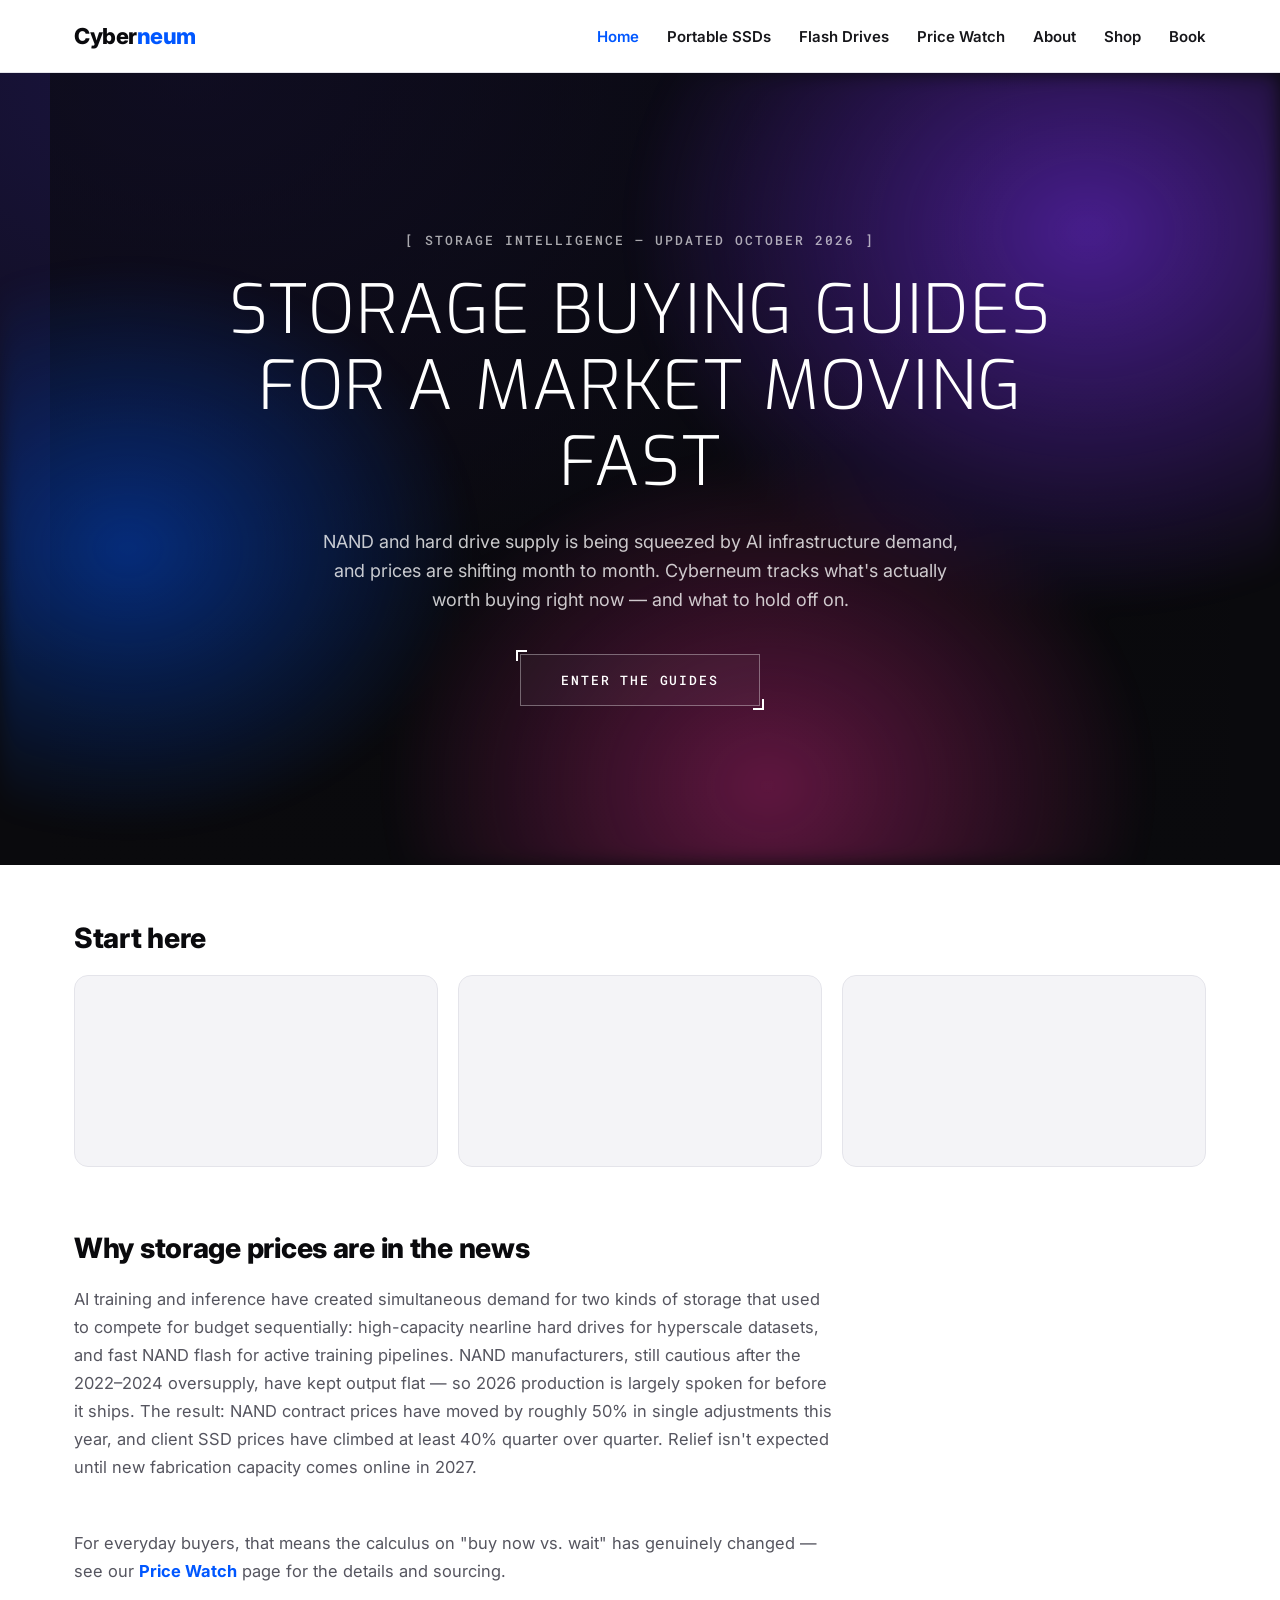
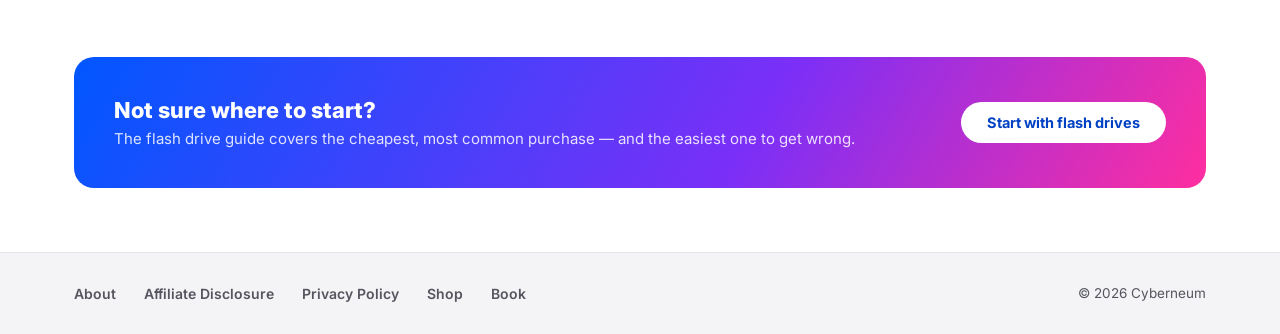
<file: index.html>
<!DOCTYPE html>
<html lang="en">
<head>
<meta charset="UTF-8">
<meta name="viewport" content="width=device-width, initial-scale=1.0">
<title>Cyberneum — Storage Buying Guides for the AI Era</title>
<meta name="description" content="Independent buying guides and price tracking for SSDs, USB flash drives, and storage devices, as AI-driven demand reshapes the market.">
<link rel="preconnect" href="https://fonts.googleapis.com">
<link rel="preconnect" href="https://fonts.gstatic.com" crossorigin>
<link href="https://fonts.googleapis.com/css2?family=Inter:wght@400;600;700;800&family=Exo:wght@300;400;600&family=Roboto+Mono:wght@400;500&display=swap" rel="stylesheet">
<link rel="stylesheet" href="styles.css">
<!-- Google tag (gtag.js) -->
<script async src="https://www.googletagmanager.com/gtag/js?id=G-Z5JZ5ZV75E"></script>
<script>
  window.dataLayer = window.dataLayer || [];
  function gtag(){dataLayer.push(arguments);}
  gtag('js', new Date());
  gtag('config', 'G-Z5JZ5ZV75E');
</script>
</head>
<body>

<header class="site">
  <div class="wrap">
    <div class="brand">Cyber<span>neum</span></div>
    <nav class="main">
      <a href="index.html" class="active">Home</a>
      <a href="best-portable-ssd-2026.html">Portable SSDs</a>
      <a href="usb-flash-drive-buying-guide.html">Flash Drives</a>
      <a href="price-watch.html">Price Watch</a>
      <a href="about.html">About</a>
      <a href="https://cyberneum.store" target="_blank" rel="noopener">Shop</a>
      <a href="https://www.amazon.com/dp/B0HL4SLCR3?tag=cyberneum20-20" target="_blank" rel="noopener">Book</a>
    </nav>
  </div>
</header>

<section class="hero hero-cinematic">
  <div id="hero-media" aria-hidden="true"></div>
  <div class="hero-cinematic-content">
    <span class="hero-tag">[ STORAGE INTELLIGENCE — UPDATED OCTOBER 2026 ]</span>
    <h1>Storage buying guides<br>for a market moving fast</h1>
    <p class="lead">NAND and hard drive supply is being squeezed by AI infrastructure demand, and prices are shifting month to month. Cyberneum tracks what's actually worth buying right now — and what to hold off on.</p>
    <a class="btn-bracket" href="#start-here">Enter the Guides</a>
  </div>
</section>

<main>
  <h2 id="start-here">Start here</h2>
  <div class="grid">
    <div class="card">
      <h3>Best Portable SSDs (2026)</h3>
      <p>Our current picks across budget, mainstream, and high-capacity portable SSDs, with real spec comparisons.</p>
      <a class="go" href="best-portable-ssd-2026.html">Read the guide →</a>
    </div>
    <div class="card">
      <h3>USB Flash Drive Buying Guide</h3>
      <p>How much capacity you actually need, what to avoid, and which flash drives hold up under daily use.</p>
      <a class="go" href="usb-flash-drive-buying-guide.html">Read the guide →</a>
    </div>
    <div class="card">
      <h3>Storage Price Watch</h3>
      <p>Why SSD and flash prices have jumped in 2026, what's driving it, and whether it's better to buy now or wait.</p>
      <a class="go" href="price-watch.html">See the price story →</a>
    </div>
  </div>

  <h2>Why storage prices are in the news</h2>
  <p>AI training and inference have created simultaneous demand for two kinds of storage that used to compete for budget sequentially: high-capacity nearline hard drives for hyperscale datasets, and fast NAND flash for active training pipelines. NAND manufacturers, still cautious after the 2022–2024 oversupply, have kept output flat — so 2026 production is largely spoken for before it ships. The result: NAND contract prices have moved by roughly 50% in single adjustments this year, and client SSD prices have climbed at least 40% quarter over quarter. Relief isn't expected until new fabrication capacity comes online in 2027.</p>
  <p>For everyday buyers, that means the calculus on "buy now vs. wait" has genuinely changed — see our <a href="price-watch.html">Price Watch</a> page for the details and sourcing.</p>

  <div class="cta-banner">
    <div>
      <h3>Not sure where to start?</h3>
      <p>The flash drive guide covers the cheapest, most common purchase — and the easiest one to get wrong.</p>
    </div>
    <a class="btn-white" href="usb-flash-drive-buying-guide.html">Start with flash drives</a>
  </div>
</main>

<footer class="site">
  <div class="wrap">
    <div>
      <a href="about.html">About</a>
      <a href="affiliate-disclosure.html">Affiliate Disclosure</a>
      <a href="privacy-policy.html">Privacy Policy</a>
      <a href="https://cyberneum.store" target="_blank" rel="noopener">Shop</a>
      <a href="https://www.amazon.com/dp/B0HL4SLCR3?tag=cyberneum20-20" target="_blank" rel="noopener">Book</a>
    </div>
    <div>© 2026 Cyberneum</div>
  </div>
</footer>

<script src="hero-media.js" defer></script>
<script src="interactive.js" defer></script>
</body>
</html>
</file>
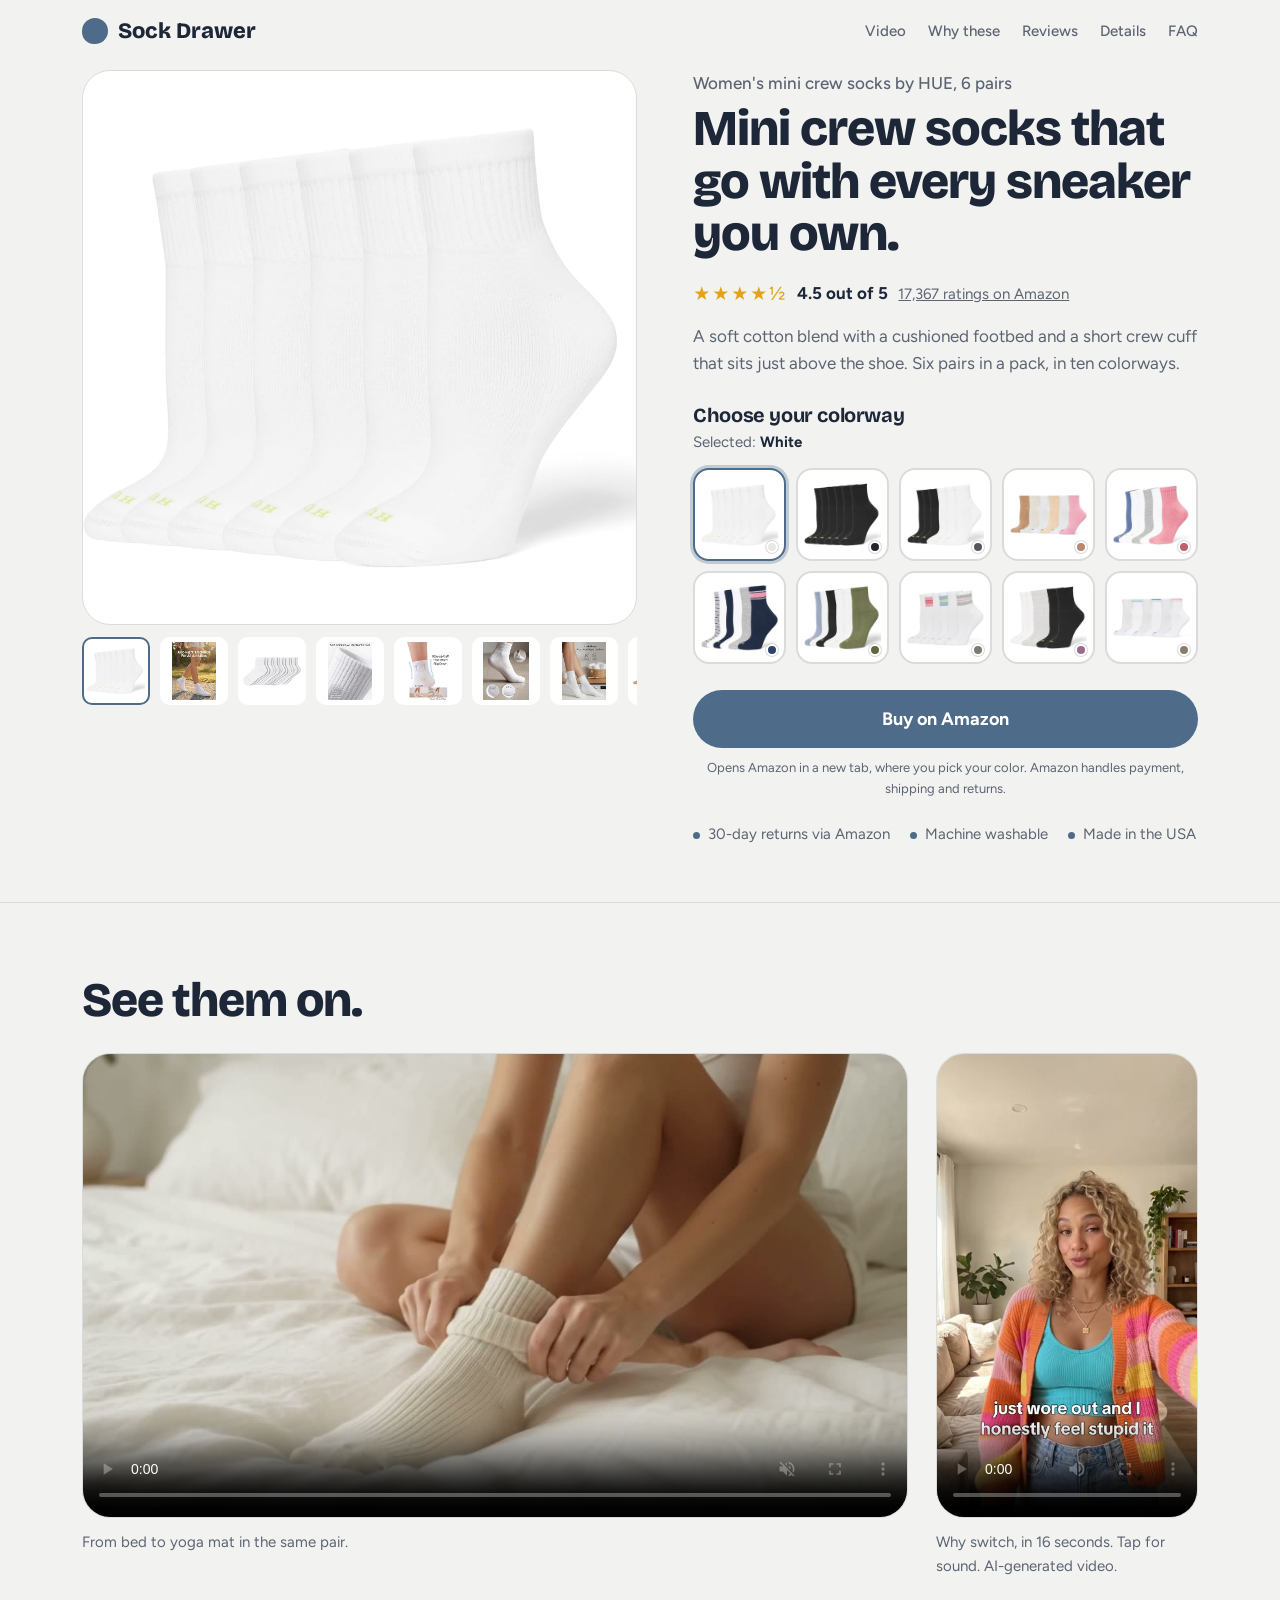
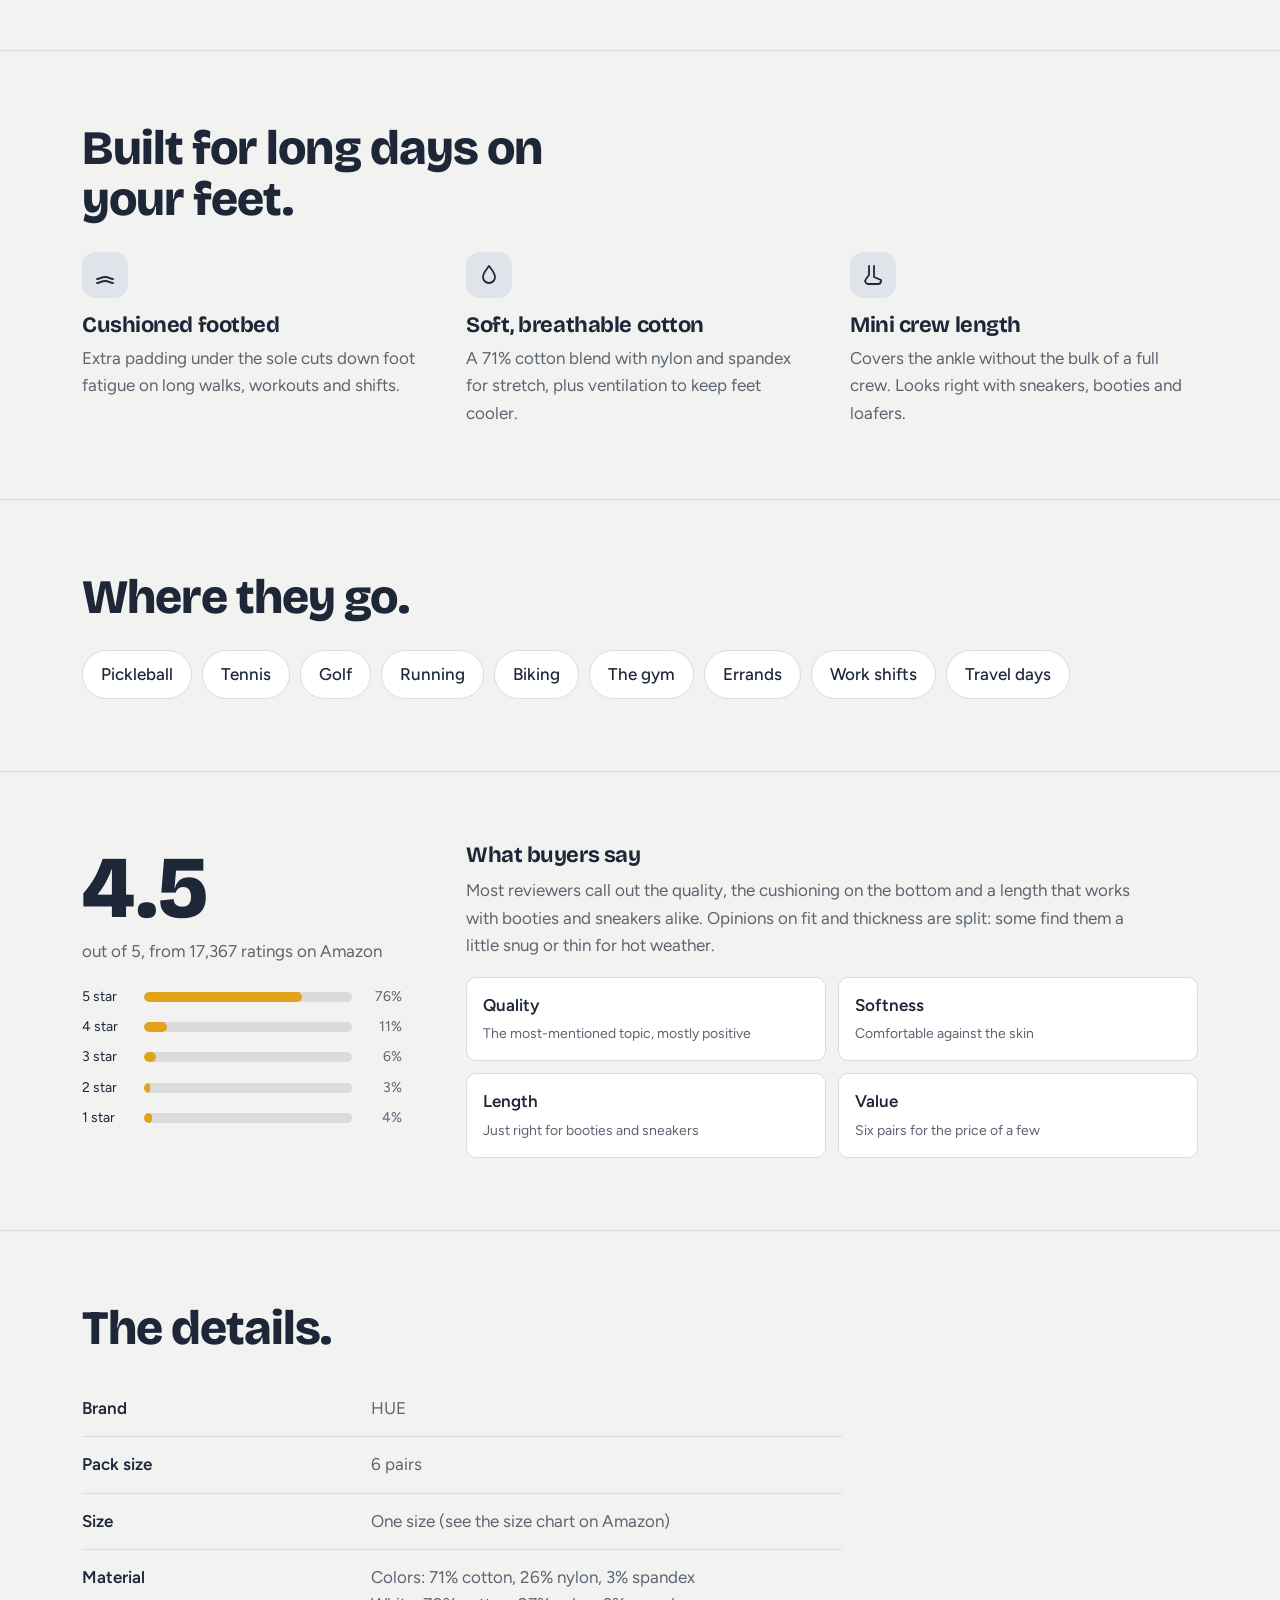
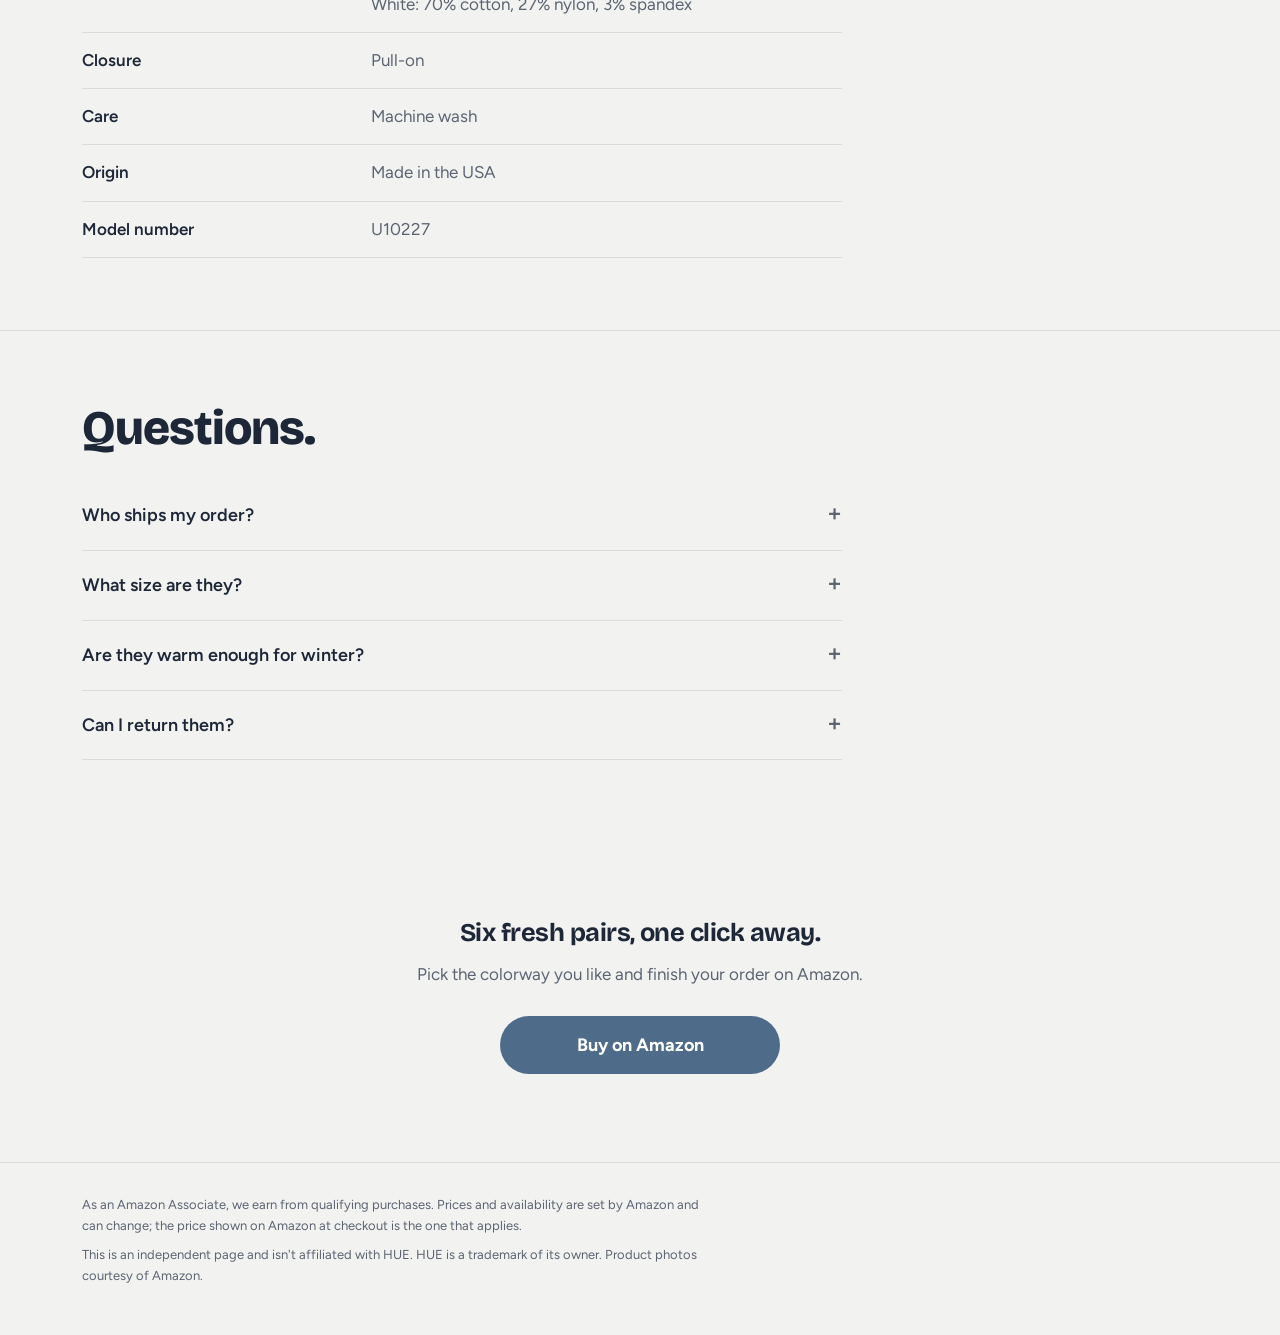
<file: mini-crew-socks/index.html>
<!doctype html>
<html lang="en">
<head>
<meta charset="utf-8">
<meta name="viewport" content="width=device-width, initial-scale=1, viewport-fit=cover">
<title>Mini Crew Socks</title>
<meta name="description" content="HUE Women's Mini Crew Socks, 6-pair pack. Cushioned cotton-blend socks in 10 colorways, rated 4.5 out of 5 by 17,000+ Amazon shoppers.">
<link rel="preconnect" href="https://fonts.googleapis.com">
<link rel="preconnect" href="https://fonts.gstatic.com" crossorigin>
<link href="https://fonts.googleapis.com/css2?family=Bricolage+Grotesque:opsz,wght@12..96,500;12..96,700;12..96,800&family=Figtree:wght@400;500;600&display=swap" rel="stylesheet">
<style>
:root{
  --paper:#F2F3F1;
  --card:#FFFFFF;
  --ink:#1D2738;
  --muted:#5C6472;
  --line:#D9DCDA;
  --tint:#C9787F;          /* changes with the chosen colorway */
  --tint-ink:#FFFFFF;
  --star:#E3A21A;
  --radius-lg:28px;
  --radius-sm:10px;
}
@media (prefers-color-scheme: dark){
  :root:not([data-theme="light"]){
    --paper:#151A22; --card:#1D2430; --ink:#EEF0F3; --muted:#A3AAB6; --line:#2E3746; color-scheme:dark;
  }
}
:root[data-theme="dark"]{ --paper:#151A22; --card:#1D2430; --ink:#EEF0F3; --muted:#A3AAB6; --line:#2E3746; color-scheme:dark; }

*{box-sizing:border-box}
html{scroll-behavior:smooth}
body{margin:0;background:var(--paper);color:var(--ink);font:400 17px/1.6 Figtree,system-ui,sans-serif;-webkit-font-smoothing:antialiased}
img{max-width:100%;display:block}
a{color:inherit}
:focus-visible{outline:3px solid var(--tint);outline-offset:3px;border-radius:6px}
.wrap{max-width:1180px;margin:0 auto;padding:0 16px}
@media(min-width:760px){.wrap{padding:0 32px}}
h1,h2,h3{font-family:"Bricolage Grotesque",sans-serif;line-height:1.05;margin:0;letter-spacing:-.02em}

/* header */
.top{display:flex;align-items:center;justify-content:space-between;padding-top:18px;padding-bottom:18px}
.logo{font:800 22px/1 "Bricolage Grotesque",sans-serif;text-decoration:none;display:flex;align-items:center;gap:10px}
.logo i{width:26px;height:26px;border-radius:50% 50% 50% 12px;background:var(--tint);transition:background .4s}
.top nav{display:flex;gap:22px;font-weight:500;font-size:15px}
.top nav a{text-decoration:none;color:var(--muted)}
.top nav a:hover{color:var(--ink)}
@media(max-width:640px){.top nav{display:none}}

/* hero / buy box */
.buy{display:grid;gap:28px;padding-top:8px;padding-bottom:56px}
@media(min-width:900px){.buy{grid-template-columns:1.1fr 1fr;gap:56px;align-items:start}}
.gallery{position:relative}
.main-img{background:#fff;border-radius:var(--radius-lg);aspect-ratio:1/1;display:grid;place-items:center;overflow:hidden;border:1px solid var(--line)}
.main-img img{width:100%;height:100%;object-fit:contain}
.thumbs{display:flex;gap:10px;margin-top:12px;overflow-x:auto;padding-bottom:4px;scrollbar-width:thin}
.thumbs button{flex:0 0 68px;height:68px;border-radius:var(--radius-sm);border:2px solid transparent;background:#fff;padding:3px;cursor:pointer}
.thumbs button[aria-current="true"]{border-color:var(--tint)}
.thumbs img{width:100%;height:100%;object-fit:contain}

.brand{color:var(--muted);font-weight:500;margin:0 0 6px}
.buy h1{font-size:clamp(34px,4vw,50px);font-weight:800;max-width:16ch}
.rating{display:flex;align-items:center;gap:10px;margin:18px 0 6px;flex-wrap:wrap}
.stars{color:var(--star);letter-spacing:2px;font-size:19px}
.rating a{color:var(--muted);font-size:15px}
.lede{color:var(--muted);max-width:52ch;margin:14px 0 28px}

/* colorway picker: the centrepiece */
.picker h2{font-size:20px;font-weight:700;margin-bottom:4px}
.picker .chosen{font-size:15px;color:var(--muted);margin:0 0 14px}
.picker .chosen b{color:var(--ink)}
.buy > *{min-width:0}
.swatches{display:grid;grid-template-columns:repeat(5,minmax(0,1fr));gap:10px}
@media(max-width:420px){.swatches{grid-template-columns:repeat(4,minmax(0,1fr));gap:8px}}
.sw{min-width:0}
.sw{appearance:none;border:2px solid var(--line);background:#fff;border-radius:16px;padding:6px;cursor:pointer;aspect-ratio:1/1;position:relative;transition:border-color .2s,transform .2s}
.sw img{width:100%;height:100%;object-fit:contain}
.sw:hover{transform:translateY(-2px)}
.sw[aria-checked="true"]{border-color:var(--tint);box-shadow:0 0 0 3px color-mix(in srgb,var(--tint) 30%,transparent)}
.sw .dot{position:absolute;right:6px;bottom:6px;width:12px;height:12px;border-radius:50%;border:2px solid #fff;box-shadow:0 0 0 1px rgba(0,0,0,.15)}

.cta-row{display:flex;flex-direction:column;gap:10px;margin-top:26px}
.cta{display:flex;justify-content:center;align-items:center;gap:10px;text-decoration:none;font:700 18px/1 Figtree,sans-serif;padding:20px 24px;border-radius:999px;background:var(--tint);color:var(--tint-ink);transition:background .4s,filter .2s}
.cta:hover{filter:brightness(1.08)}
.fine{font-size:13px;color:var(--muted);margin:0;text-align:center}
.facts{display:flex;flex-wrap:wrap;gap:8px 20px;margin:22px 0 0;padding:0;list-style:none;font-size:15px;color:var(--muted)}
.facts li::before{content:"";display:inline-block;width:7px;height:7px;border-radius:50%;background:var(--tint);margin-right:8px;vertical-align:middle;transition:background .4s}

/* sections */
section.band{padding:72px 0;border-top:1px solid var(--line)}
section.band h2{font-size:clamp(32px,4.4vw,48px);font-weight:800;max-width:18ch;margin-bottom:28px}
.feat{display:grid;gap:36px}
@media(min-width:800px){.feat{grid-template-columns:repeat(3,1fr)}}
.feat h3{font-size:22px;font-weight:700;margin-bottom:8px}
.feat p{margin:0;color:var(--muted)}
.feat .ico{width:46px;height:46px;border-radius:14px;background:color-mix(in srgb,var(--tint) 18%,var(--card));display:grid;place-items:center;margin-bottom:16px;transition:background .4s}
.feat .ico svg{width:24px;height:24px;stroke:var(--ink);fill:none;stroke-width:1.8;stroke-linecap:round;stroke-linejoin:round}

.demo{border-radius:var(--radius-lg);overflow:hidden;background:var(--card);border:1px solid var(--line);aspect-ratio:16/9;max-width:100%}
.demo video{width:100%;height:100%;object-fit:cover;display:block}
.demo-cap{color:var(--muted);margin:12px 0 0;font-size:15px}
.videos{display:grid;gap:28px}
.clip{margin:0;min-width:0}
.demo.tall{aspect-ratio:9/16;max-width:360px;margin-inline:auto}
@media(min-width:800px){
  .videos{grid-template-columns:minmax(0,3.16fr) minmax(0,1fr);align-items:start}
  .demo.tall{max-width:none}
}
.uses{display:flex;flex-wrap:wrap;gap:10px;margin:0;padding:0;list-style:none}
.uses li{border:1.5px solid var(--line);border-radius:999px;padding:10px 18px;font-weight:500;background:var(--card)}

.reviews{display:grid;gap:40px}
@media(min-width:860px){.reviews{grid-template-columns:320px 1fr;gap:64px}}
.score{font:800 88px/1 "Bricolage Grotesque",sans-serif}
.score + p{margin:6px 0 20px;color:var(--muted)}
.bars{display:grid;gap:8px;font-size:14px}
.bar{display:grid;grid-template-columns:52px 1fr 40px;align-items:center;gap:10px}
.bar span:last-child{text-align:right;color:var(--muted)}
.track{height:10px;border-radius:999px;background:var(--line);overflow:hidden}
.track i{display:block;height:100%;background:var(--star);border-radius:999px}
.verdict h3{font-size:22px;margin-bottom:10px}
.verdict p{color:var(--muted);max-width:62ch;margin:0 0 18px}
.pros{display:grid;gap:12px;margin:0;padding:0;list-style:none}
@media(min-width:560px){.pros{grid-template-columns:1fr 1fr}}
.pros li{background:var(--card);border-radius:var(--radius-sm);padding:14px 16px;border:1px solid var(--line)}
.pros b{display:block;font-weight:600}
.pros span{font-size:14px;color:var(--muted)}

.specs{width:100%;border-collapse:collapse;max-width:760px}
.specs th,.specs td{text-align:left;padding:14px 0;border-bottom:1px solid var(--line);vertical-align:top}
.specs th{font-weight:600;width:38%;padding-right:16px}
.specs td{color:var(--muted)}

details{border-bottom:1px solid var(--line);max-width:760px}
summary{cursor:pointer;list-style:none;padding:20px 0;font-weight:600;font-size:18px;display:flex;justify-content:space-between;gap:16px}
summary::-webkit-details-marker{display:none}
summary::after{content:"+";font-size:24px;line-height:1;color:var(--muted);transition:transform .2s}
details[open] summary::after{transform:rotate(45deg)}
details p{margin:0 0 20px;color:var(--muted);max-width:62ch}

.final{text-align:center;padding:88px 0}
.final h2{margin:0 auto 14px !important}
.final p{color:var(--muted);margin:0 auto 28px;max-width:46ch}
.final .cta{display:inline-flex;min-width:280px}

footer{border-top:1px solid var(--line);padding:32px 0 110px;font-size:13px;color:var(--muted)}
footer p{max-width:80ch;margin:0 0 8px}
@media(min-width:900px){footer{padding-bottom:40px}}

/* mobile sticky bar */
.sticky{position:fixed;left:0;right:0;bottom:0;padding:12px 16px calc(12px + env(safe-area-inset-bottom));background:color-mix(in srgb,var(--paper) 92%,transparent);backdrop-filter:blur(10px);border-top:1px solid var(--line);display:flex;gap:12px;align-items:center;transform:translateY(110%);transition:transform .3s;z-index:20}
.sticky.show{transform:none}
.sticky .cta{flex:1;padding:15px 18px;font-size:16px}
.sticky img{width:48px;height:48px;border-radius:10px;background:#fff;object-fit:contain}
@media(min-width:900px){.sticky{display:none}}

@media (prefers-reduced-motion: reduce){*{transition:none !important;scroll-behavior:auto !important}}
</style>
</head>
<body>

<header class="wrap top">
  <a class="logo" href="#"><i aria-hidden="true"></i>Sock Drawer</a>
  <nav aria-label="Sections">
    <a href="#video">Video</a>
    <a href="#why">Why these</a>
    <a href="#reviews">Reviews</a>
    <a href="#details">Details</a>
    <a href="#faq">FAQ</a>
  </nav>
</header>

<main>
<div class="wrap buy">
  <div class="gallery">
    <div class="main-img"><img id="mainImg" src="img/g-51pYzdLXagL.jpg" alt="HUE Women's Mini Crew Socks, 6-pair pack"></div>
    <div class="thumbs" id="thumbs" aria-label="Product photos"></div>
  </div>

  <div>
    <p class="brand">Women's mini crew socks by HUE, 6 pairs</p>
    <h1>Mini crew socks that go with every sneaker you own.</h1>
    <div class="rating">
      <span class="stars" aria-hidden="true">&#9733;&#9733;&#9733;&#9733;&#189;</span>
      <strong>4.5 out of 5</strong>
      <a href="#reviews">17,367 ratings on Amazon</a>
    </div>
    <p class="lede">A soft cotton blend with a cushioned footbed and a short crew cuff that sits just above the shoe. Six pairs in a pack, in ten colorways.</p>

    <div class="picker" role="radiogroup" aria-labelledby="pickLabel">
      <h2 id="pickLabel">Choose your colorway</h2>
      <p class="chosen">Selected: <b id="chosenName">White</b></p>
      <div class="swatches" id="swatches"></div>
    </div>

    <div class="cta-row">
      <a class="cta buy-link" href="https://amzn.to/4y4e7HI" target="_blank" rel="sponsored noopener">Buy on Amazon</a>
      <p class="fine">Opens Amazon in a new tab, where you pick your color. Amazon handles payment, shipping and returns.</p>
    </div>

    <ul class="facts">
      <li>30-day returns via Amazon</li>
      <li>Machine washable</li>
      <li>Made in the USA</li>
    </ul>
  </div>
</div>

<section class="band" id="video">
  <div class="wrap">
    <h2>See them on.</h2>
    <div class="videos">
      <figure class="clip">
        <div class="demo">
          <video id="demo" src="video/demo.mp4" poster="video/poster.jpg" muted loop playsinline controls preload="metadata" aria-label="Video: a woman puts on the socks, walks around her kitchen and stands on a yoga mat, then the colors fanned out on a rug"></video>
        </div>
        <figcaption class="demo-cap">From bed to yoga mat in the same pair.</figcaption>
      </figure>
      <figure class="clip">
        <div class="demo tall">
          <video id="testimonial" src="video/testimonial.mp4" poster="video/testimonial-poster.jpg" playsinline controls preload="metadata" aria-label="Video: a woman holds up a pair of navy striped HUE mini crew socks and talks about switching to them"></video>
        </div>
        <figcaption class="demo-cap">Why switch, in 16 seconds. Tap for sound. AI-generated video.</figcaption>
      </figure>
    </div>
  </div>
</section>

<section class="band" id="why">
  <div class="wrap">
    <h2>Built for long days on your feet.</h2>
    <div class="feat">
      <div>
        <div class="ico"><svg viewBox="0 0 24 24"><path d="M4 16c3 0 4-2 8-2s5 2 8 2"/><path d="M4 20c3 0 4-2 8-2s5 2 8 2"/></svg></div>
        <h3>Cushioned footbed</h3>
        <p>Extra padding under the sole cuts down foot fatigue on long walks, workouts and shifts.</p>
      </div>
      <div>
        <div class="ico"><svg viewBox="0 0 24 24"><path d="M12 3c3 4 6 7 6 11a6 6 0 0 1-12 0c0-4 3-7 6-11z"/></svg></div>
        <h3>Soft, breathable cotton</h3>
        <p>A 71% cotton blend with nylon and spandex for stretch, plus ventilation to keep feet cooler.</p>
      </div>
      <div>
        <div class="ico"><svg viewBox="0 0 24 24"><path d="M8 3v9l-3 4a3 3 0 0 0 2.5 5H17a3 3 0 0 0 3-3v-1l-7-3V3"/></svg></div>
        <h3>Mini crew length</h3>
        <p>Covers the ankle without the bulk of a full crew. Looks right with sneakers, booties and loafers.</p>
      </div>
    </div>
  </div>
</section>

<section class="band">
  <div class="wrap">
    <h2>Where they go.</h2>
    <ul class="uses">
      <li>Pickleball</li><li>Tennis</li><li>Golf</li><li>Running</li><li>Biking</li><li>The gym</li><li>Errands</li><li>Work shifts</li><li>Travel days</li>
    </ul>
  </div>
</section>

<section class="band" id="reviews">
  <div class="wrap reviews">
    <div>
      <div class="score">4.5</div>
      <p>out of 5, from 17,367 ratings on Amazon</p>
      <div class="bars">
        <div class="bar"><span>5 star</span><div class="track"><i style="width:76%"></i></div><span>76%</span></div>
        <div class="bar"><span>4 star</span><div class="track"><i style="width:11%"></i></div><span>11%</span></div>
        <div class="bar"><span>3 star</span><div class="track"><i style="width:6%"></i></div><span>6%</span></div>
        <div class="bar"><span>2 star</span><div class="track"><i style="width:3%"></i></div><span>3%</span></div>
        <div class="bar"><span>1 star</span><div class="track"><i style="width:4%"></i></div><span>4%</span></div>
      </div>
    </div>
    <div class="verdict">
      <h3>What buyers say</h3>
      <p>Most reviewers call out the quality, the cushioning on the bottom and a length that works with booties and sneakers alike. Opinions on fit and thickness are split: some find them a little snug or thin for hot weather.</p>
      <ul class="pros">
        <li><b>Quality</b><span>The most-mentioned topic, mostly positive</span></li>
        <li><b>Softness</b><span>Comfortable against the skin</span></li>
        <li><b>Length</b><span>Just right for booties and sneakers</span></li>
        <li><b>Value</b><span>Six pairs for the price of a few</span></li>
      </ul>
    </div>
  </div>
</section>

<section class="band" id="details">
  <div class="wrap">
    <h2>The details.</h2>
    <table class="specs">
      <tr><th scope="row">Brand</th><td>HUE</td></tr>
      <tr><th scope="row">Pack size</th><td>6 pairs</td></tr>
      <tr><th scope="row">Size</th><td>One size (see the size chart on Amazon)</td></tr>
      <tr><th scope="row">Material</th><td>Colors: 71% cotton, 26% nylon, 3% spandex<br>White: 70% cotton, 27% nylon, 3% spandex</td></tr>
      <tr><th scope="row">Closure</th><td>Pull-on</td></tr>
      <tr><th scope="row">Care</th><td>Machine wash</td></tr>
      <tr><th scope="row">Origin</th><td>Made in the USA</td></tr>
      <tr><th scope="row">Model number</th><td>U10227</td></tr>
    </table>
  </div>
</section>

<section class="band" id="faq">
  <div class="wrap">
    <h2>Questions.</h2>
    <details><summary>Who ships my order?</summary><p>Amazon. When you click a buy button you go straight to the product on Amazon, and payment, delivery and returns all go through your Amazon account.</p></details>
    <details><summary>What size are they?</summary><p>One size, made for most women's feet. Amazon's size chart on the product page shows the exact range.</p></details>
    <details><summary>Are they warm enough for winter?</summary><p>They're a midweight everyday sock. Some reviewers find them on the thin side, so if you want a cold-weather sock, look for a wool blend.</p></details>
    <details><summary>Can I return them?</summary><p>Yes. Amazon offers a 30-day refund or replacement on this item.</p></details>
  </div>
</section>

<section class="final">
  <div class="wrap">
    <h2>Six fresh pairs, one click away.</h2>
    <p>Pick the colorway you like and finish your order on Amazon.</p>
    <a class="cta buy-link" href="https://amzn.to/4y4e7HI" target="_blank" rel="sponsored noopener">Buy on Amazon</a>
  </div>
</section>
</main>

<footer>
  <div class="wrap">
    <p>As an Amazon Associate, we earn from qualifying purchases. Prices and availability are set by Amazon and can change; the price shown on Amazon at checkout is the one that applies.</p>
    <p>This is an independent page and isn't affiliated with HUE. HUE is a trademark of its owner. Product photos courtesy of Amazon.</p>
  </div>
</footer>

<div class="sticky" id="sticky" aria-hidden="true">
  <img id="stickyImg" src="" alt="">
  <a class="cta buy-link" href="https://amzn.to/4y4e7HI" target="_blank" rel="sponsored noopener" tabindex="-1">Buy on Amazon</a>
</div>

<script>
/* ---- Edit these two values ---- */
const AFFILIATE_URL = "https://amzn.to/4y4e7HI";   // your Amazon affiliate link
const START_COLOR   = "White";
/* -------------------------------- */

const IMG = id => `img/s-${id.replace("+","_")}.jpg`;
const COLORS = [
  {name:"White",          asin:"B00A9MQD8C", img:"21viMo7zQJL", hex:"#E8E8E4", ink:"#1D2738", accent:"#4E6B8A"},
  {name:"Black",          asin:"B00A9MQCVK", img:"31DaHyli2CL", hex:"#24262B", ink:"#FFFFFF"},
  {name:"Black and White",asin:"B09CH97DRL", img:"31qJGNc-VqL", hex:"#55585E", ink:"#FFFFFF"},
  {name:"Beauty",         asin:"B0G72FZG9L", img:"31Q71dKkMuL", hex:"#B98A6E", ink:"#FFFFFF"},
  {name:"Wild Rose",      asin:"B0BPJW166H", img:"310QPOPNnAL", hex:"#B9646E", ink:"#FFFFFF"},
  {name:"Navy Stripe",    asin:"B0C8WYT9M5", img:"31e6QqFMzSL", hex:"#2F4366", ink:"#FFFFFF"},
  {name:"Olive",          asin:"B0BPJZ15JT", img:"31pT9+Z5c2L", hex:"#5F6A43", ink:"#FFFFFF"},
  {name:"Heather Stripe", asin:"B0DKZ9TRYF", img:"219tJQi3dYL", hex:"#7E7B76", ink:"#FFFFFF"},
  {name:"Multi",          asin:"B09P8BXYLS", img:"312R7FzPA5L", hex:"#9C6A8E", ink:"#FFFFFF"},
  {name:"Tipped",         asin:"B0G71PZ9TX", img:"21kNHXW7RwL", hex:"#8B7F6C", ink:"#FFFFFF"},
];
const GALLERY = ["51pYzdLXagL","81rXGZo-EHL","61QsIWzlUfL","71ZGPMPv94L","71-r7tSRXyL","81IEvWYaAhL","71oMqwZVInL","61n4A5ng-tL","61clnhSReeL","71A85O4Pl5L"];

const link = () => AFFILIATE_URL;
const root = document.documentElement;
const mainImg = document.getElementById("mainImg");

// gallery
const thumbs = document.getElementById("thumbs");
GALLERY.forEach((id,i)=>{
  const b=document.createElement("button");
  b.type="button"; b.setAttribute("aria-label",`Show photo ${i+1}`);
  b.setAttribute("aria-current", i===0);
  b.innerHTML=`<img src="img/t-${id}.jpg" alt="" loading="lazy">`;
  b.onclick=()=>{ mainImg.src=`img/g-${id}.jpg`;
    thumbs.querySelectorAll("button").forEach(t=>t.setAttribute("aria-current",t===b)); };
  thumbs.appendChild(b);
});

// colorways
const sw = document.getElementById("swatches");
function choose(c, focus){
  // white needs a visible accent, so it borrows a soft blue
  root.style.setProperty("--tint", c.accent || c.hex);
  root.style.setProperty("--tint-ink", c.accent ? "#FFFFFF" : c.ink);
  document.getElementById("chosenName").textContent = c.name;
  document.querySelectorAll(".cname").forEach(e=>e.textContent=c.name);
  document.querySelectorAll(".buy-link").forEach(a=>a.href=link(c.asin));
  document.getElementById("stickyImg").src = IMG(c.img);
  sw.querySelectorAll(".sw").forEach(b=>{
    const on = b.dataset.name===c.name;
    b.setAttribute("aria-checked", on); b.tabIndex = on?0:-1;
    if(on && focus) b.focus();
  });
  try{ localStorage.setItem("sockColor", c.name) }catch(e){}
}
COLORS.forEach(c=>{
  const b=document.createElement("button");
  b.type="button"; b.className="sw"; b.dataset.name=c.name;
  b.setAttribute("role","radio"); b.setAttribute("aria-label",c.name); b.title=c.name;
  b.innerHTML=`<img src="${IMG(c.img)}" alt="" loading="lazy"><span class="dot" style="background:${c.hex}"></span>`;
  b.onclick=()=>choose(c);
  sw.appendChild(b);
});
sw.addEventListener("keydown",e=>{
  const i = COLORS.findIndex(c=>c.name===document.activeElement.dataset.name);
  if(i<0) return;
  const d = {ArrowRight:1,ArrowDown:1,ArrowLeft:-1,ArrowUp:-1}[e.key];
  if(d){ e.preventDefault(); choose(COLORS[(i+d+COLORS.length)%COLORS.length], true); }
});
let saved=null; try{ saved=localStorage.getItem("sockColor") }catch(e){}
choose(COLORS.find(c=>c.name===saved) || COLORS.find(c=>c.name===START_COLOR) || COLORS[0]);

// demo video: play muted while on screen, unless the viewer prefers reduced motion
const demo=document.getElementById("demo");
if(!matchMedia("(prefers-reduced-motion: reduce)").matches){
  new IntersectionObserver(([e])=>{ e.isIntersecting ? demo.play().catch(()=>{}) : demo.pause(); },{threshold:.4}).observe(demo);
}

// sticky bar on mobile once the main button scrolls away
const sticky=document.getElementById("sticky");
new IntersectionObserver(([e])=>sticky.classList.toggle("show", !e.isIntersecting && e.boundingClientRect.top<0))
  .observe(document.querySelector(".cta-row"));
</script>
</body>
</html>
</file>
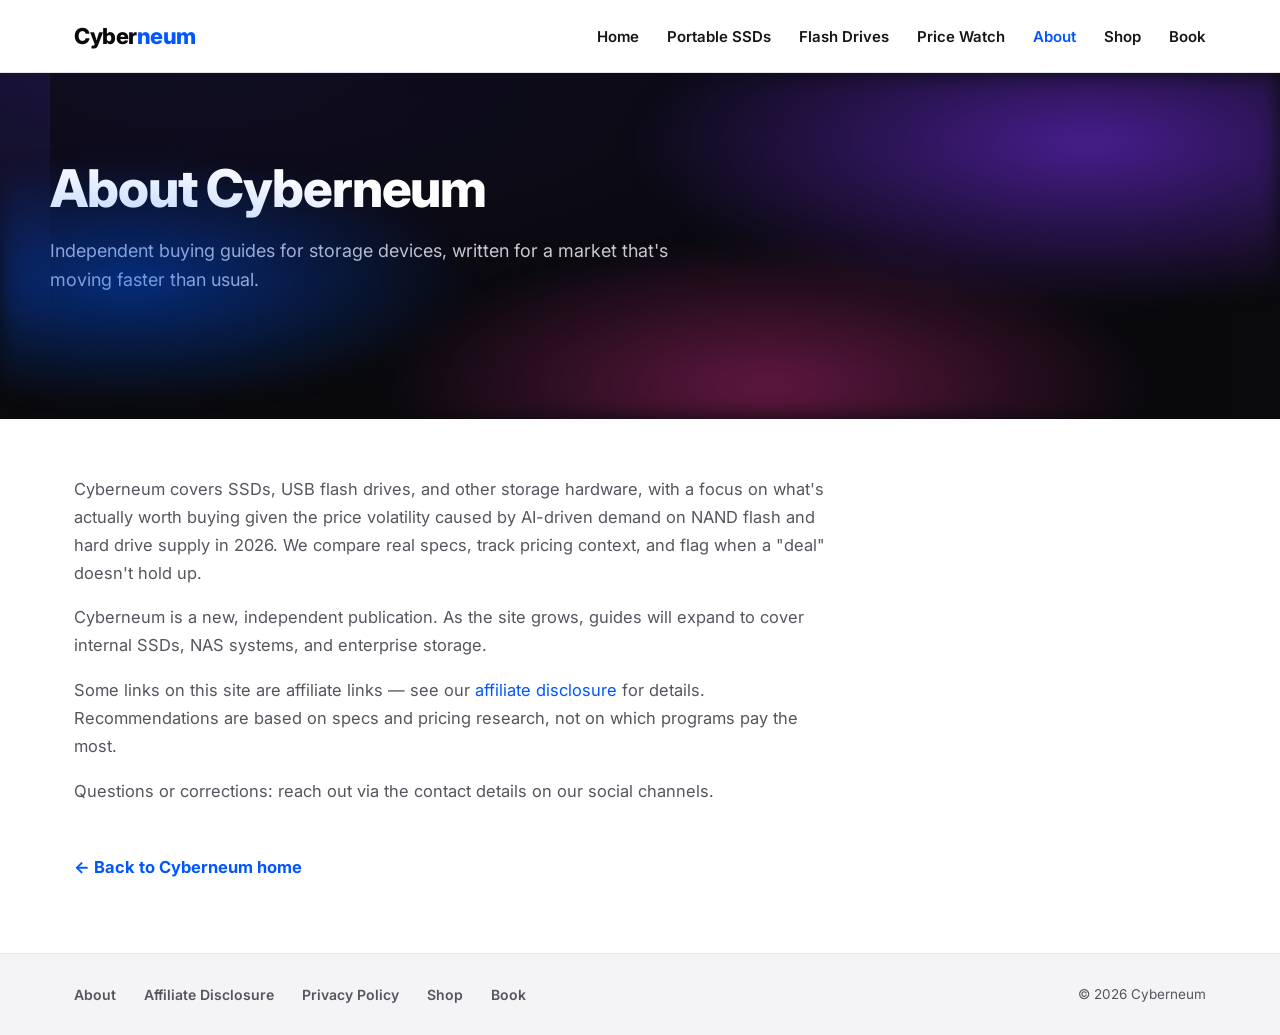
<file: about.html>
<!DOCTYPE html>
<html lang="en">
<head>
<meta charset="UTF-8">
<meta name="viewport" content="width=device-width, initial-scale=1.0">
<title>About — Cyberneum</title>
<meta name="description" content="About Cyberneum: independent storage device buying guides and price tracking.">
<link rel="preconnect" href="https://fonts.googleapis.com">
<link rel="preconnect" href="https://fonts.gstatic.com" crossorigin>
<link href="https://fonts.googleapis.com/css2?family=Inter:wght@400;600;700;800&display=swap" rel="stylesheet">
<link rel="stylesheet" href="styles.css">
<!-- Google tag (gtag.js) -->
<script async src="https://www.googletagmanager.com/gtag/js?id=G-Z5JZ5ZV75E"></script>
<script>
  window.dataLayer = window.dataLayer || [];
  function gtag(){dataLayer.push(arguments);}
  gtag('js', new Date());
  gtag('config', 'G-Z5JZ5ZV75E');
</script>
</head>
<body>

<header class="site">
  <div class="wrap">
    <div class="brand">Cyber<span>neum</span></div>
    <nav class="main">
      <a href="index.html">Home</a>
      <a href="best-portable-ssd-2026.html">Portable SSDs</a>
      <a href="usb-flash-drive-buying-guide.html">Flash Drives</a>
      <a href="price-watch.html">Price Watch</a>
      <a href="about.html" class="active">About</a>
      <a href="https://cyberneum.store" target="_blank" rel="noopener">Shop</a>
      <a href="https://www.amazon.com/dp/B0HL4SLCR3?tag=cyberneum20-20" target="_blank" rel="noopener">Book</a>
    </nav>
  </div>
</header>

<section class="hero">
  <div class="hero-video-bg" aria-hidden="true">
    <video autoplay muted loop playsinline>
      <source src="videos/hero-secondary.mp4" type="video/mp4">
    </video>
    <div class="hero-media-scrim"></div>
  </div>
  <div>
    <h1>About Cyberneum</h1>
    <p class="lead">Independent buying guides for storage devices, written for a market that's moving faster than usual.</p>
  </div>
</section>

<main>
  <p>Cyberneum covers SSDs, USB flash drives, and other storage hardware, with a focus on what's actually worth buying given the price volatility caused by AI-driven demand on NAND flash and hard drive supply in 2026. We compare real specs, track pricing context, and flag when a "deal" doesn't hold up.</p>
  <p>Cyberneum is a new, independent publication. As the site grows, guides will expand to cover internal SSDs, NAS systems, and enterprise storage.</p>
  <p>Some links on this site are affiliate links — see our <a href="affiliate-disclosure.html">affiliate disclosure</a> for details. Recommendations are based on specs and pricing research, not on which programs pay the most.</p>
  <p>Questions or corrections: reach out via the contact details on our social channels.</p>

  <p><a href="index.html">← Back to Cyberneum home</a></p>
</main>

<footer class="site">
  <div class="wrap">
    <div>
      <a href="about.html">About</a>
      <a href="affiliate-disclosure.html">Affiliate Disclosure</a>
      <a href="privacy-policy.html">Privacy Policy</a>
      <a href="https://cyberneum.store" target="_blank" rel="noopener">Shop</a>
      <a href="https://www.amazon.com/dp/B0HL4SLCR3?tag=cyberneum20-20" target="_blank" rel="noopener">Book</a>
    </div>
    <div>© 2026 Cyberneum</div>
  </div>
</footer>


<script src="interactive.js" defer></script>
</body>
</html>
</file>
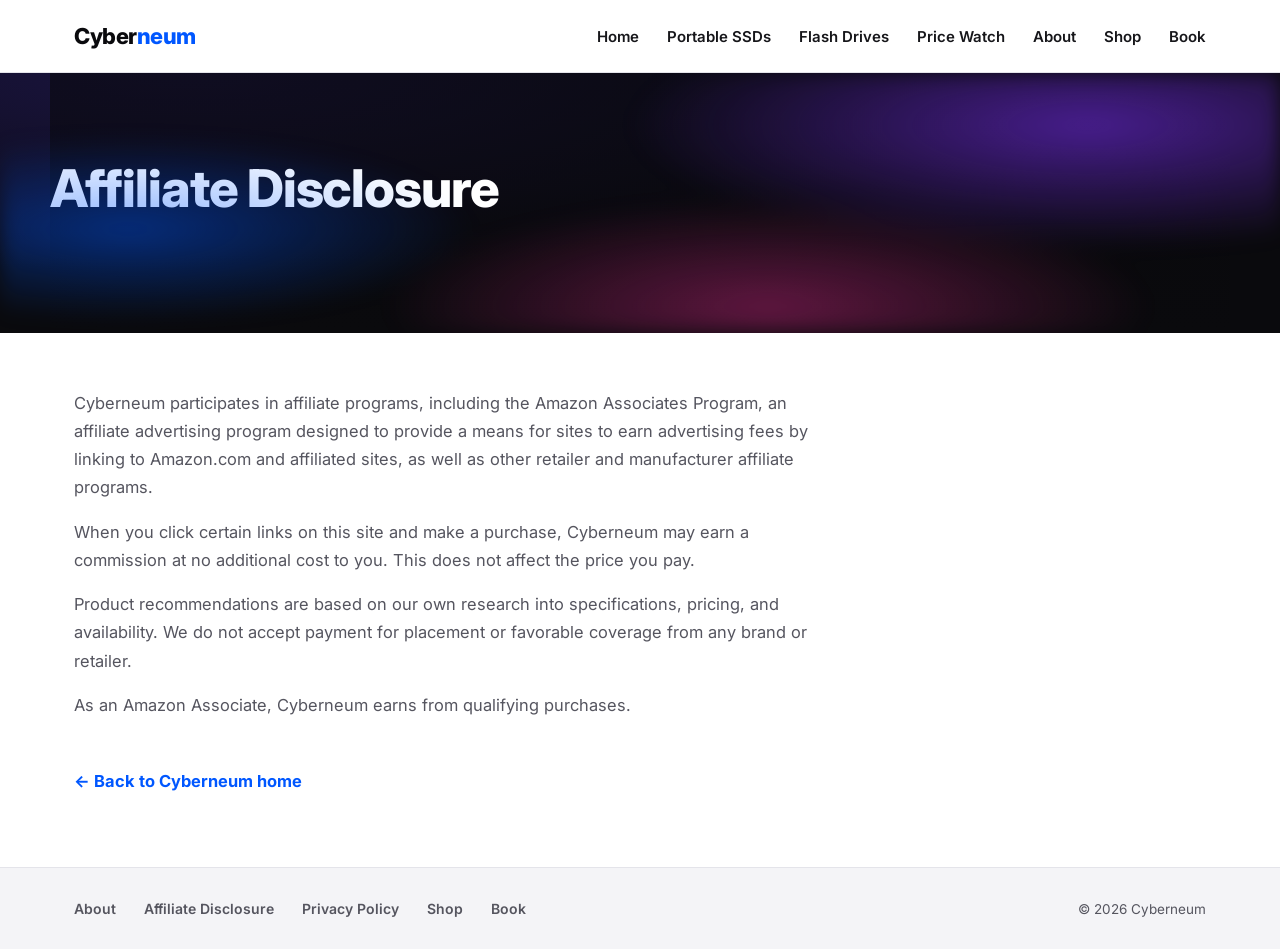
<file: affiliate-disclosure.html>
<!DOCTYPE html>
<html lang="en">
<head>
<meta charset="UTF-8">
<meta name="viewport" content="width=device-width, initial-scale=1.0">
<title>Affiliate Disclosure — Cyberneum</title>
<link rel="preconnect" href="https://fonts.googleapis.com">
<link rel="preconnect" href="https://fonts.gstatic.com" crossorigin>
<link href="https://fonts.googleapis.com/css2?family=Inter:wght@400;600;700;800&display=swap" rel="stylesheet">
<link rel="stylesheet" href="styles.css">
<!-- Google tag (gtag.js) -->
<script async src="https://www.googletagmanager.com/gtag/js?id=G-Z5JZ5ZV75E"></script>
<script>
  window.dataLayer = window.dataLayer || [];
  function gtag(){dataLayer.push(arguments);}
  gtag('js', new Date());
  gtag('config', 'G-Z5JZ5ZV75E');
</script>
</head>
<body>

<header class="site">
  <div class="wrap">
    <div class="brand">Cyber<span>neum</span></div>
    <nav class="main">
      <a href="index.html">Home</a>
      <a href="best-portable-ssd-2026.html">Portable SSDs</a>
      <a href="usb-flash-drive-buying-guide.html">Flash Drives</a>
      <a href="price-watch.html">Price Watch</a>
      <a href="about.html">About</a>
      <a href="https://cyberneum.store" target="_blank" rel="noopener">Shop</a>
      <a href="https://www.amazon.com/dp/B0HL4SLCR3?tag=cyberneum20-20" target="_blank" rel="noopener">Book</a>
    </nav>
  </div>
</header>

<section class="hero">
  <div class="hero-video-bg" aria-hidden="true">
    <video autoplay muted loop playsinline>
      <source src="videos/hero-secondary.mp4" type="video/mp4">
    </video>
    <div class="hero-media-scrim"></div>
  </div>
  <div>
    <h1>Affiliate Disclosure</h1>
  </div>
</section>

<main>
  <p>Cyberneum participates in affiliate programs, including the Amazon Associates Program, an affiliate advertising program designed to provide a means for sites to earn advertising fees by linking to Amazon.com and affiliated sites, as well as other retailer and manufacturer affiliate programs.</p>
  <p>When you click certain links on this site and make a purchase, Cyberneum may earn a commission at no additional cost to you. This does not affect the price you pay.</p>
  <p>Product recommendations are based on our own research into specifications, pricing, and availability. We do not accept payment for placement or favorable coverage from any brand or retailer.</p>
  <p>As an Amazon Associate, Cyberneum earns from qualifying purchases.</p>

  <p><a href="index.html">← Back to Cyberneum home</a></p>
</main>

<footer class="site">
  <div class="wrap">
    <div>
      <a href="about.html">About</a>
      <a href="affiliate-disclosure.html">Affiliate Disclosure</a>
      <a href="privacy-policy.html">Privacy Policy</a>
      <a href="https://cyberneum.store" target="_blank" rel="noopener">Shop</a>
      <a href="https://www.amazon.com/dp/B0HL4SLCR3?tag=cyberneum20-20" target="_blank" rel="noopener">Book</a>
    </div>
    <div>© 2026 Cyberneum</div>
  </div>
</footer>


<script src="interactive.js" defer></script>
</body>
</html>
</file>
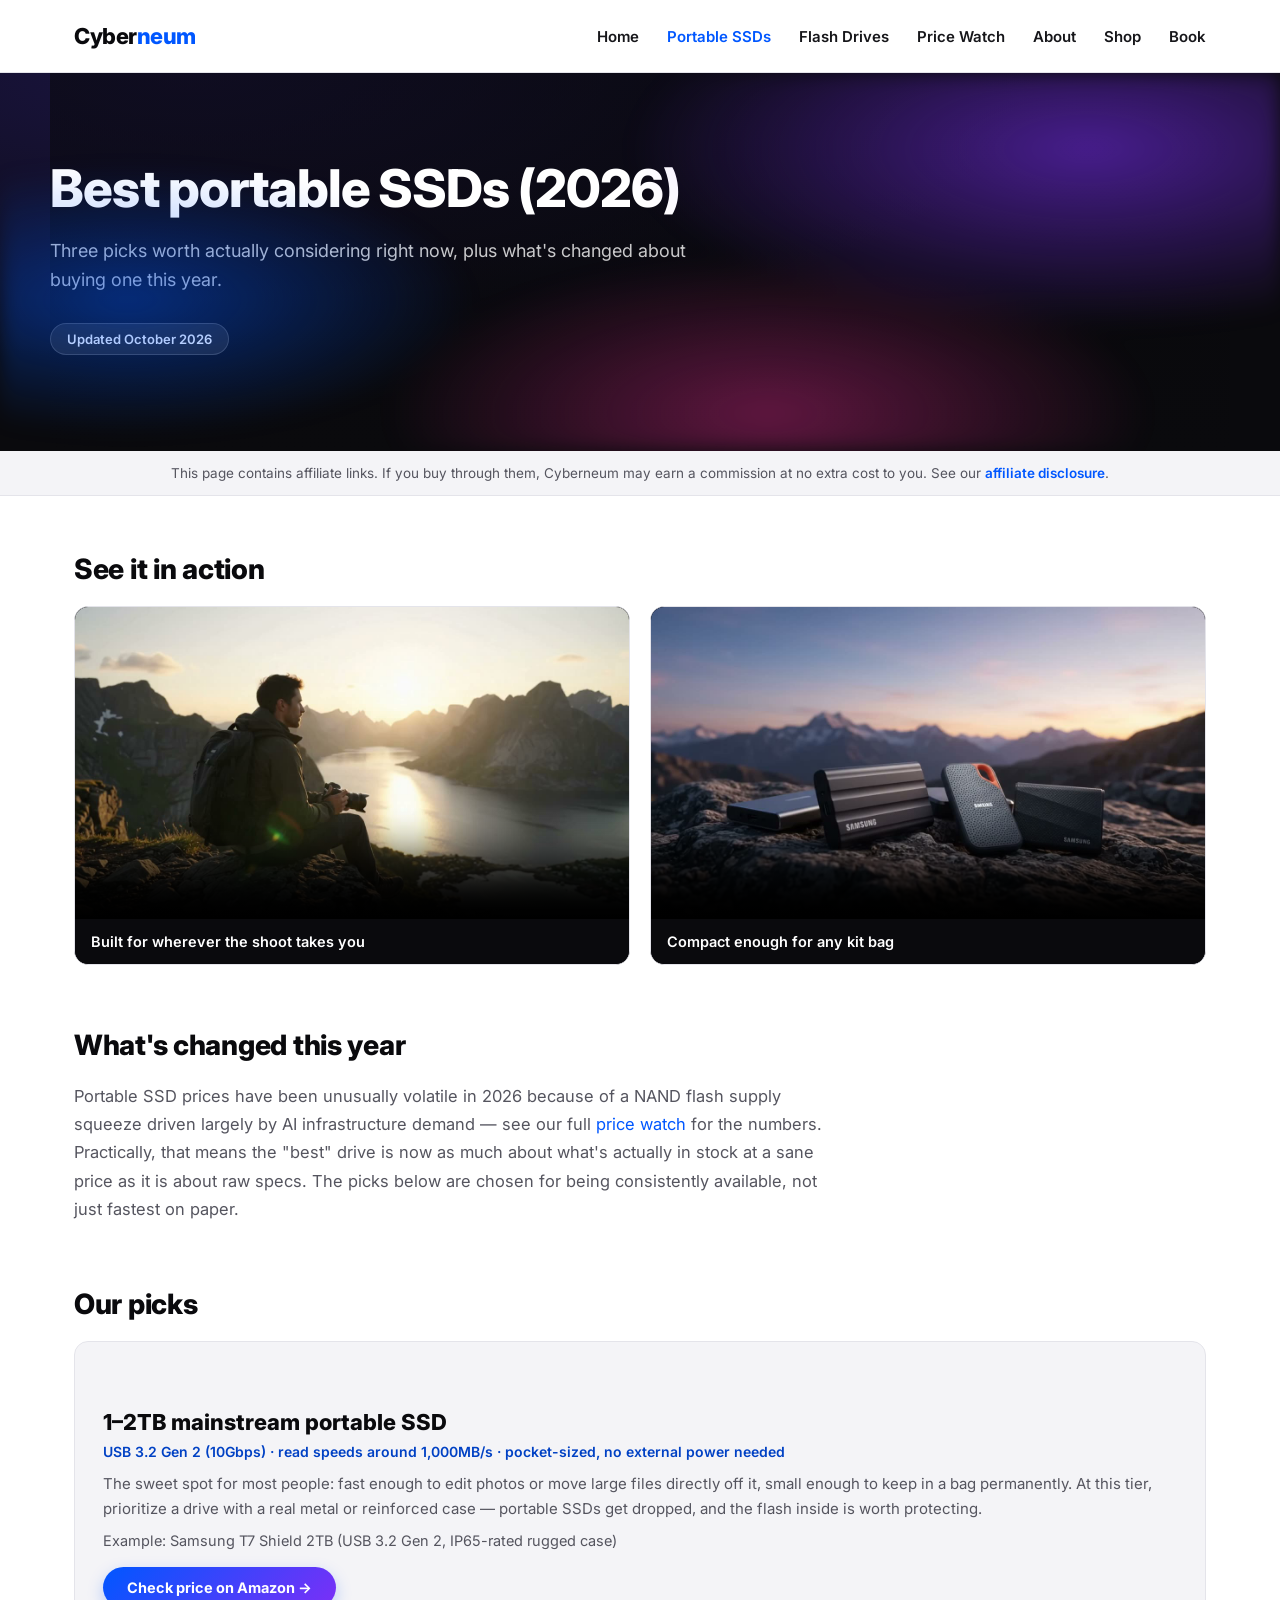
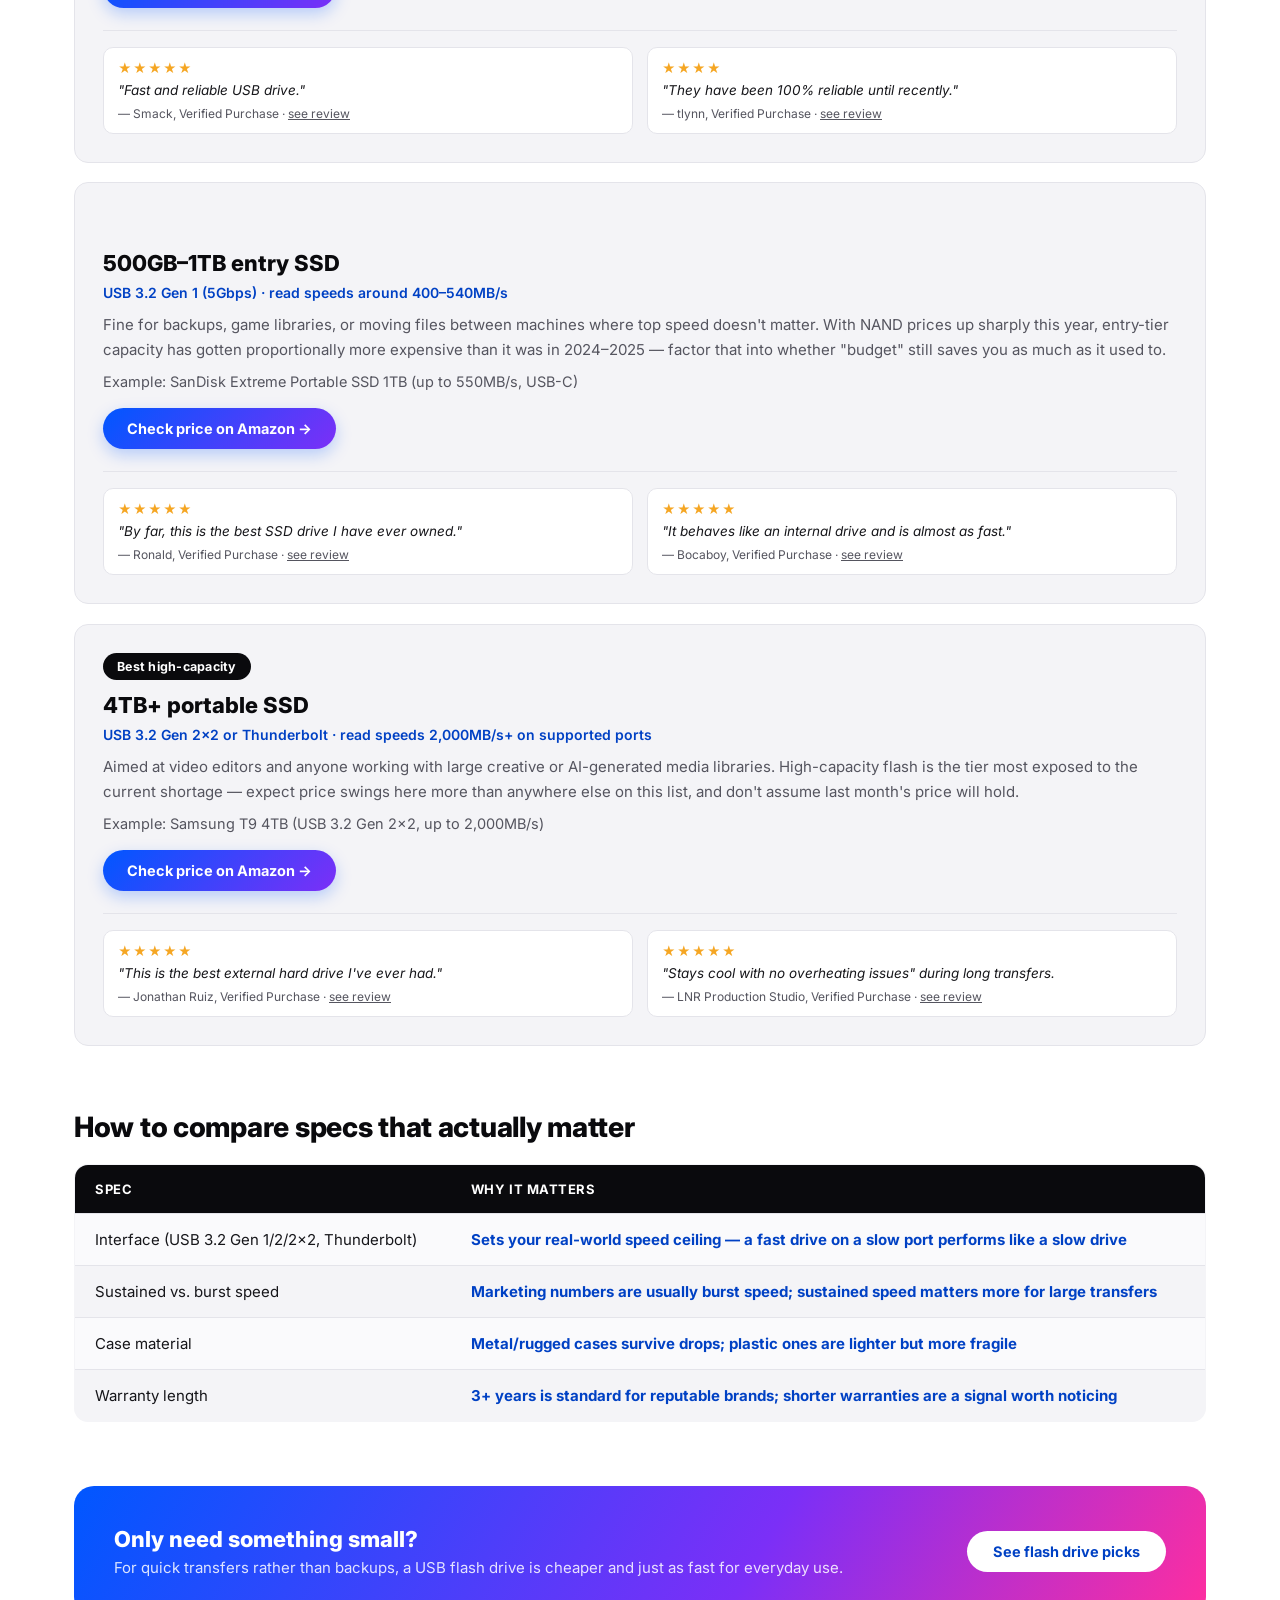
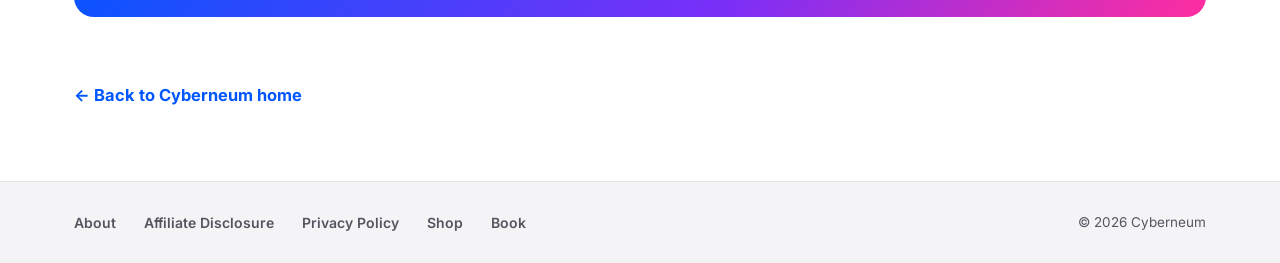
<file: best-portable-ssd-2026.html>
<!DOCTYPE html>
<html lang="en">
<head>
<meta charset="UTF-8">
<meta name="viewport" content="width=device-width, initial-scale=1.0">
<title>Best Portable SSDs (2026) — Cyberneum</title>
<meta name="description" content="Current picks for portable SSDs in 2026 across budget, mainstream, and high-capacity tiers, with spec comparisons and pricing context.">
<link rel="preconnect" href="https://fonts.googleapis.com">
<link rel="preconnect" href="https://fonts.gstatic.com" crossorigin>
<link href="https://fonts.googleapis.com/css2?family=Inter:wght@400;600;700;800&display=swap" rel="stylesheet">
<link rel="stylesheet" href="styles.css">
<!-- Google tag (gtag.js) -->
<script async src="https://www.googletagmanager.com/gtag/js?id=G-Z5JZ5ZV75E"></script>
<script>
  window.dataLayer = window.dataLayer || [];
  function gtag(){dataLayer.push(arguments);}
  gtag('js', new Date());
  gtag('config', 'G-Z5JZ5ZV75E');
</script>
</head>
<body>

<header class="site">
  <div class="wrap">
    <div class="brand">Cyber<span>neum</span></div>
    <nav class="main">
      <a href="index.html">Home</a>
      <a href="best-portable-ssd-2026.html" class="active">Portable SSDs</a>
      <a href="usb-flash-drive-buying-guide.html">Flash Drives</a>
      <a href="price-watch.html">Price Watch</a>
      <a href="about.html">About</a>
      <a href="https://cyberneum.store" target="_blank" rel="noopener">Shop</a>
      <a href="https://www.amazon.com/dp/B0HL4SLCR3?tag=cyberneum20-20" target="_blank" rel="noopener">Book</a>
    </nav>
  </div>
</header>

<section class="hero">
  <div class="hero-video-bg" aria-hidden="true">
    <video autoplay muted loop playsinline>
      <source src="videos/hero-secondary.mp4" type="video/mp4">
    </video>
    <div class="hero-media-scrim"></div>
  </div>
  <div>
    <h1>Best portable SSDs (2026)</h1>
    <p class="lead">Three picks worth actually considering right now, plus what's changed about buying one this year.</p>
    <span class="asof">Updated October 2026</span>
  </div>
</section>

<div class="disclosure">This page contains affiliate links. If you buy through them, Cyberneum may earn a commission at no extra cost to you. See our <a href="affiliate-disclosure.html">affiliate disclosure</a>.</div>

<main>
  <h2>See it in action</h2>
  <div class="video-showcase">
    <div class="video-card">
      <video controls preload="none" poster="videos/portable-ssd-ad-1-poster.jpg">
        <source src="videos/portable-ssd-ad-1.mp4" type="video/mp4">
      </video>
      <p class="video-caption">Built for wherever the shoot takes you</p>
    </div>
    <div class="video-card">
      <video controls preload="none" poster="videos/portable-ssd-ad-2-poster.jpg">
        <source src="videos/portable-ssd-ad-2.mp4" type="video/mp4">
      </video>
      <p class="video-caption">Compact enough for any kit bag</p>
    </div>
  </div>

  <h2>What's changed this year</h2>
  <p>Portable SSD prices have been unusually volatile in 2026 because of a NAND flash supply squeeze driven largely by AI infrastructure demand — see our full <a href="price-watch.html">price watch</a> for the numbers. Practically, that means the "best" drive is now as much about what's actually in stock at a sane price as it is about raw specs. The picks below are chosen for being consistently available, not just fastest on paper.</p>

  <h2>Our picks</h2>

  <div class="pick">
    <span class="badge">Best overall</span>
    <h3>1–2TB mainstream portable SSD</h3>
    <p class="specs">USB 3.2 Gen 2 (10Gbps) · read speeds around 1,000MB/s · pocket-sized, no external power needed</p>
    <p>The sweet spot for most people: fast enough to edit photos or move large files directly off it, small enough to keep in a bag permanently. At this tier, prioritize a drive with a real metal or reinforced case — portable SSDs get dropped, and the flash inside is worth protecting.</p>
    <p class="pick-example">Example: Samsung T7 Shield 2TB (USB 3.2 Gen 2, IP65-rated rugged case)</p>
    <a class="btn" href="https://www.amazon.com/dp/B09VLHR4JC?tag=cyberneum20-20" target="_blank" rel="nofollow sponsored noopener">Check price on Amazon →</a>
    <div class="mini-reviews">
      <div class="mini-review">
        <span class="stars">★★★★★</span>
        <p>"Fast and reliable USB drive."</p>
        <cite>— Smack, Verified Purchase · <a href="https://www.amazon.com/dp/B09VLHR4JC" target="_blank" rel="nofollow noopener">see review</a></cite>
      </div>
      <div class="mini-review">
        <span class="stars">★★★★</span>
        <p>"They have been 100% reliable until recently."</p>
        <cite>— tlynn, Verified Purchase · <a href="https://www.amazon.com/dp/B09VLHR4JC" target="_blank" rel="nofollow noopener">see review</a></cite>
      </div>
    </div>
  </div>

  <div class="pick">
    <span class="badge">Best budget</span>
    <h3>500GB–1TB entry SSD</h3>
    <p class="specs">USB 3.2 Gen 1 (5Gbps) · read speeds around 400–540MB/s</p>
    <p>Fine for backups, game libraries, or moving files between machines where top speed doesn't matter. With NAND prices up sharply this year, entry-tier capacity has gotten proportionally more expensive than it was in 2024–2025 — factor that into whether "budget" still saves you as much as it used to.</p>
    <p class="pick-example">Example: SanDisk Extreme Portable SSD 1TB (up to 550MB/s, USB-C)</p>
    <a class="btn" href="https://www.amazon.com/dp/B078STRHBX?tag=cyberneum20-20" target="_blank" rel="nofollow sponsored noopener">Check price on Amazon →</a>
    <div class="mini-reviews">
      <div class="mini-review">
        <span class="stars">★★★★★</span>
        <p>"By far, this is the best SSD drive I have ever owned."</p>
        <cite>— Ronald, Verified Purchase · <a href="https://www.amazon.com/dp/B078STRHBX" target="_blank" rel="nofollow noopener">see review</a></cite>
      </div>
      <div class="mini-review">
        <span class="stars">★★★★★</span>
        <p>"It behaves like an internal drive and is almost as fast."</p>
        <cite>— Bocaboy, Verified Purchase · <a href="https://www.amazon.com/dp/B078STRHBX" target="_blank" rel="nofollow noopener">see review</a></cite>
      </div>
    </div>
  </div>

  <div class="pick">
    <span class="badge">Best high-capacity</span>
    <h3>4TB+ portable SSD</h3>
    <p class="specs">USB 3.2 Gen 2x2 or Thunderbolt · read speeds 2,000MB/s+ on supported ports</p>
    <p>Aimed at video editors and anyone working with large creative or AI-generated media libraries. High-capacity flash is the tier most exposed to the current shortage — expect price swings here more than anywhere else on this list, and don't assume last month's price will hold.</p>
    <p class="pick-example">Example: Samsung T9 4TB (USB 3.2 Gen 2x2, up to 2,000MB/s)</p>
    <a class="btn" href="https://www.amazon.com/dp/B0CHFSZX9W?tag=cyberneum20-20" target="_blank" rel="nofollow sponsored noopener">Check price on Amazon →</a>
    <div class="mini-reviews">
      <div class="mini-review">
        <span class="stars">★★★★★</span>
        <p>"This is the best external hard drive I've ever had."</p>
        <cite>— Jonathan Ruiz, Verified Purchase · <a href="https://www.amazon.com/dp/B0CHFSZX9W" target="_blank" rel="nofollow noopener">see review</a></cite>
      </div>
      <div class="mini-review">
        <span class="stars">★★★★★</span>
        <p>"Stays cool with no overheating issues" during long transfers.</p>
        <cite>— LNR Production Studio, Verified Purchase · <a href="https://www.amazon.com/dp/B0CHFSZX9W" target="_blank" rel="nofollow noopener">see review</a></cite>
      </div>
    </div>
  </div>

  <h2>How to compare specs that actually matter</h2>
  <table>
    <tbody>
    <tr><th>Spec</th><th>Why it matters</th></tr>
    <tr><td>Interface (USB 3.2 Gen 1/2/2x2, Thunderbolt)</td><td>Sets your real-world speed ceiling — a fast drive on a slow port performs like a slow drive</td></tr>
    <tr><td>Sustained vs. burst speed</td><td>Marketing numbers are usually burst speed; sustained speed matters more for large transfers</td></tr>
    <tr><td>Case material</td><td>Metal/rugged cases survive drops; plastic ones are lighter but more fragile</td></tr>
    <tr><td>Warranty length</td><td>3+ years is standard for reputable brands; shorter warranties are a signal worth noticing</td></tr>
    </tbody>
  </table>

  <div class="cta-banner">
    <div>
      <h3>Only need something small?</h3>
      <p>For quick transfers rather than backups, a USB flash drive is cheaper and just as fast for everyday use.</p>
    </div>
    <a class="btn-white" href="usb-flash-drive-buying-guide.html">See flash drive picks</a>
  </div>

  <p><a href="index.html">← Back to Cyberneum home</a></p>
</main>

<footer class="site">
  <div class="wrap">
    <div>
      <a href="about.html">About</a>
      <a href="affiliate-disclosure.html">Affiliate Disclosure</a>
      <a href="privacy-policy.html">Privacy Policy</a>
      <a href="https://cyberneum.store" target="_blank" rel="noopener">Shop</a>
      <a href="https://www.amazon.com/dp/B0HL4SLCR3?tag=cyberneum20-20" target="_blank" rel="noopener">Book</a>
    </div>
    <div>© 2026 Cyberneum</div>
  </div>
</footer>


<script src="interactive.js" defer></script>
</body>
</html>
</file>
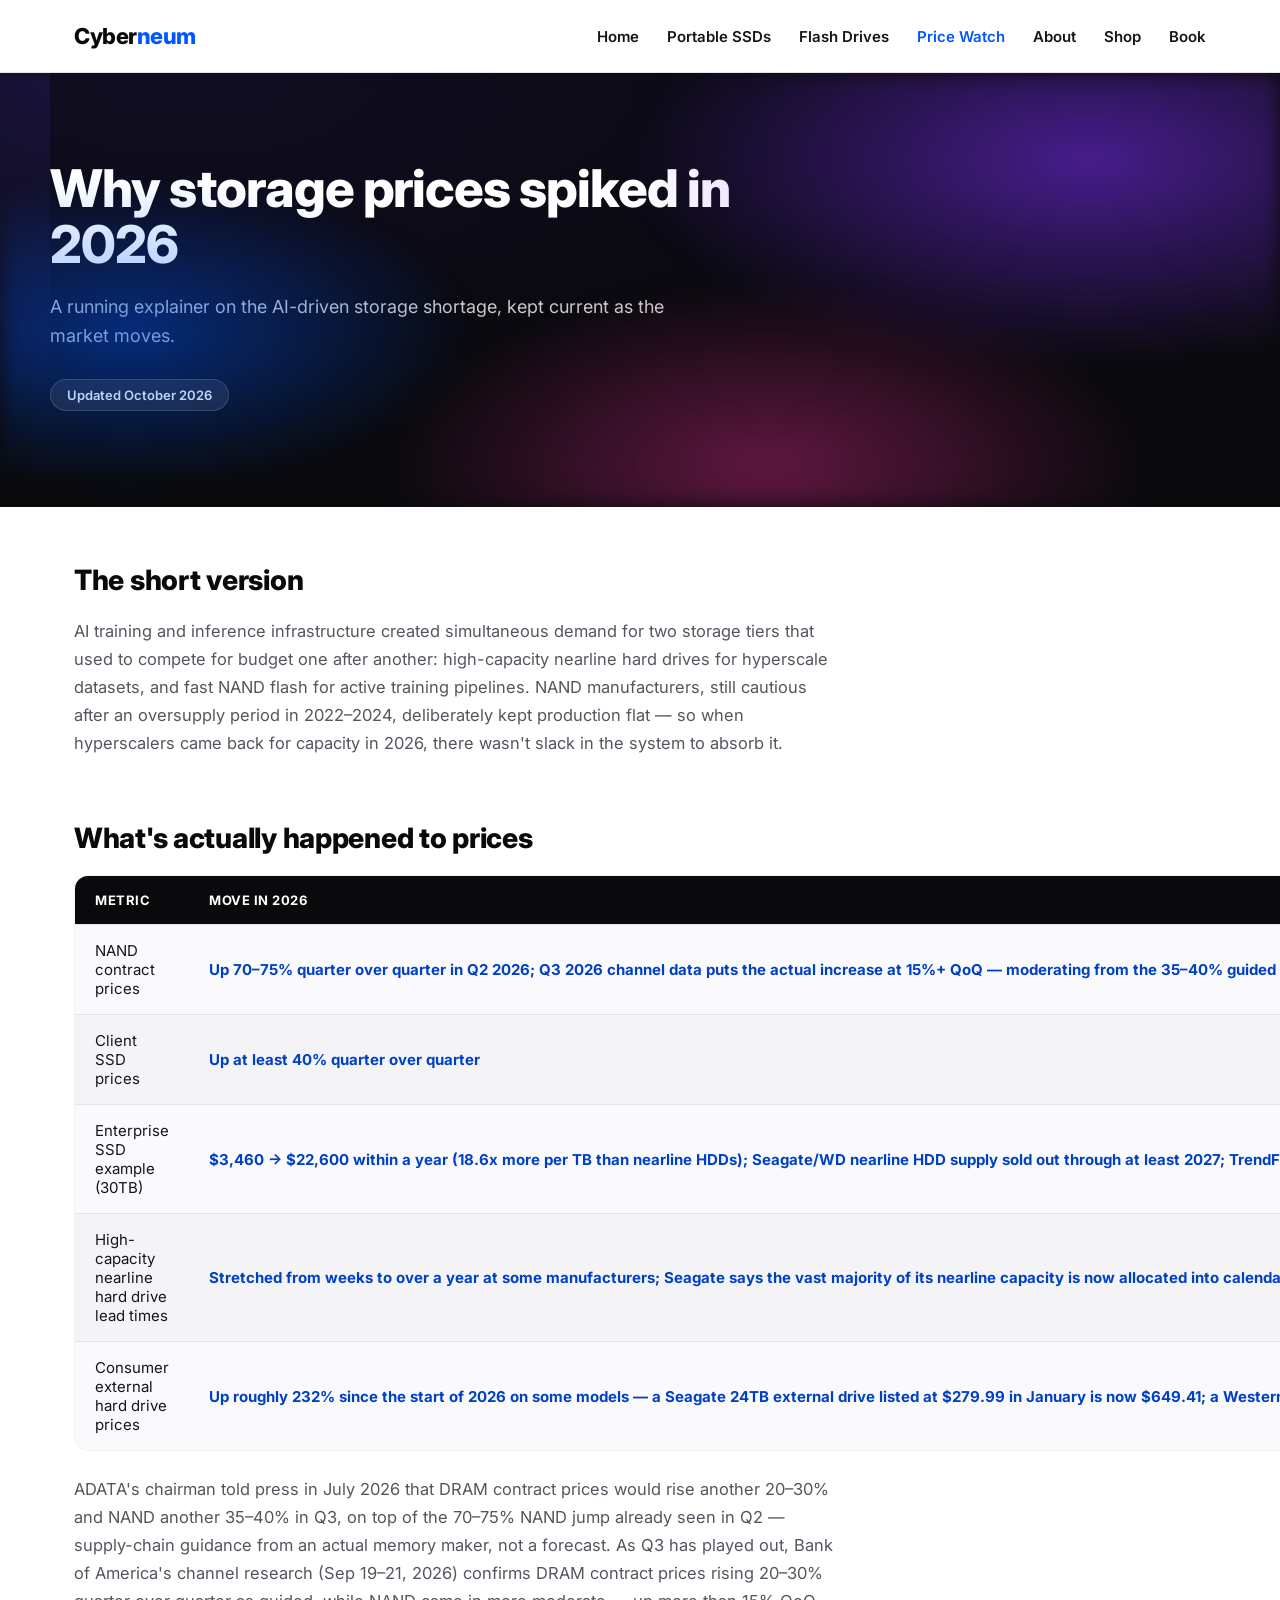
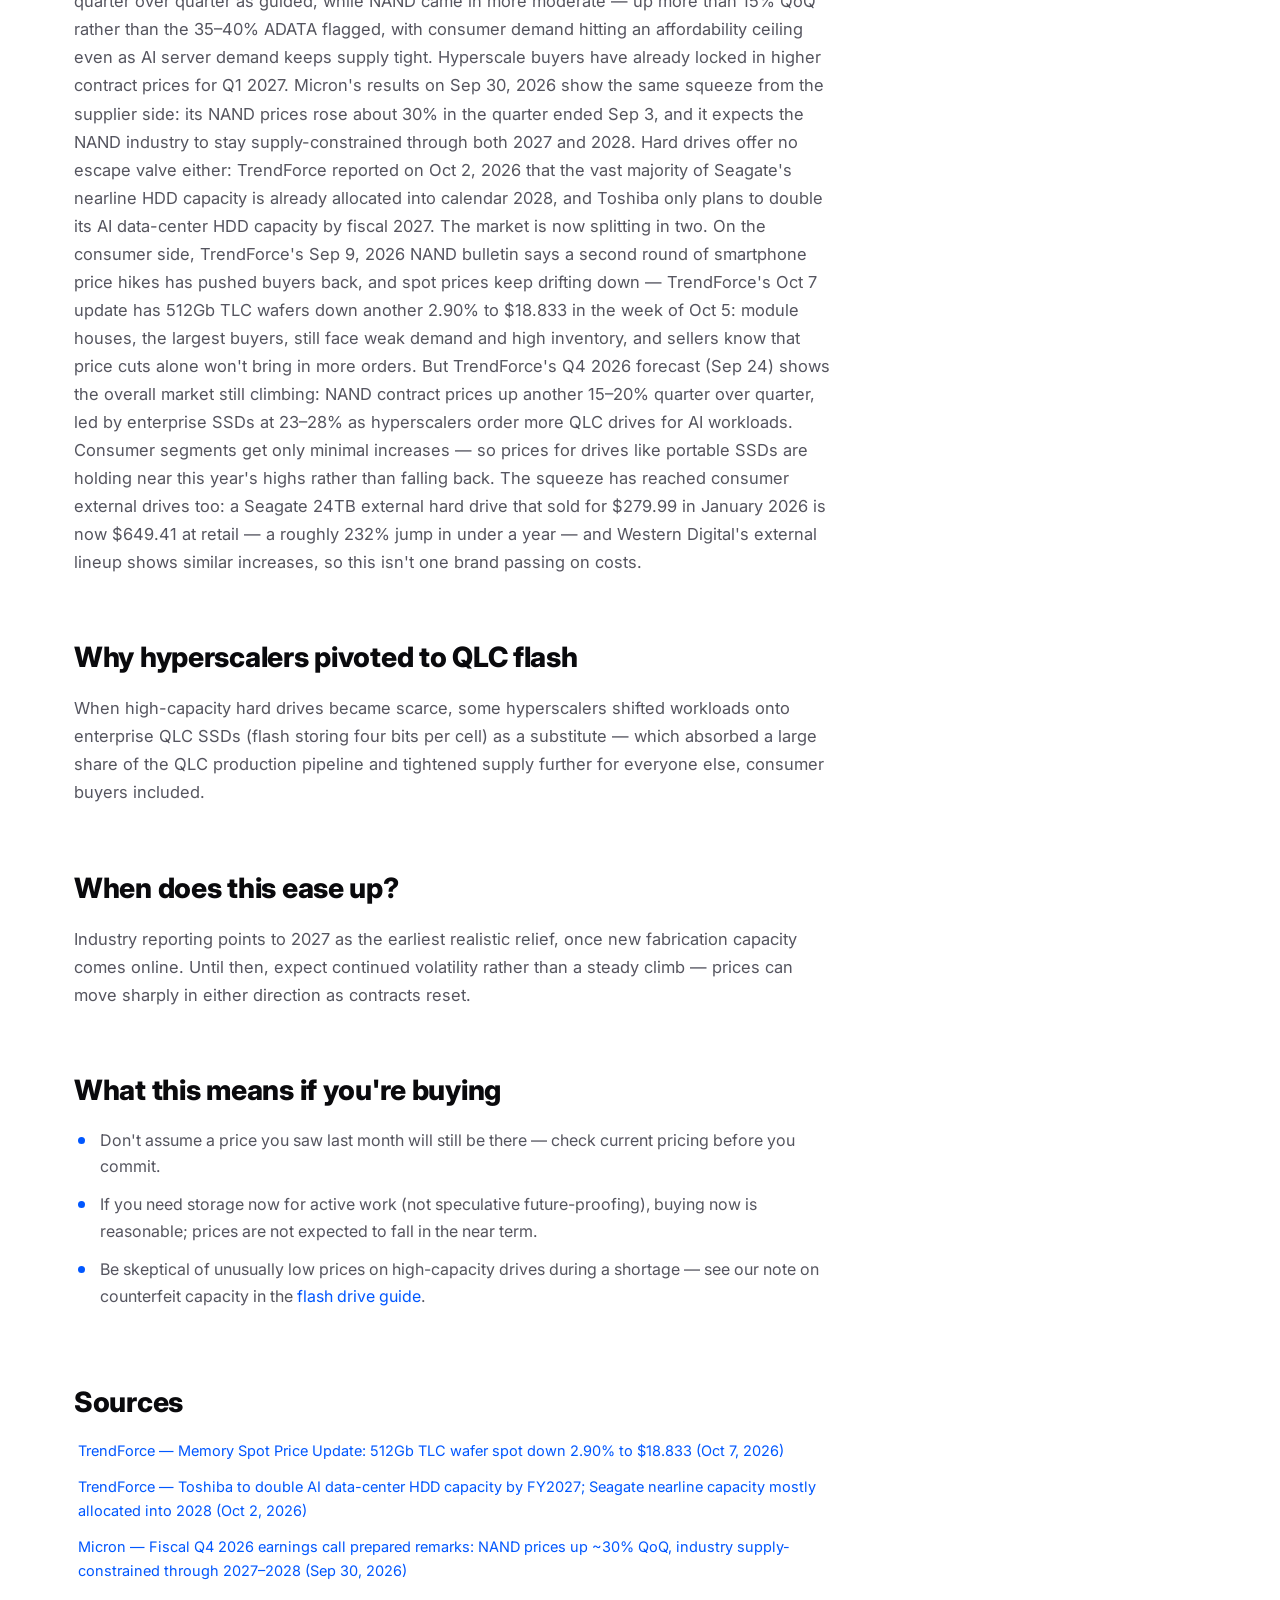
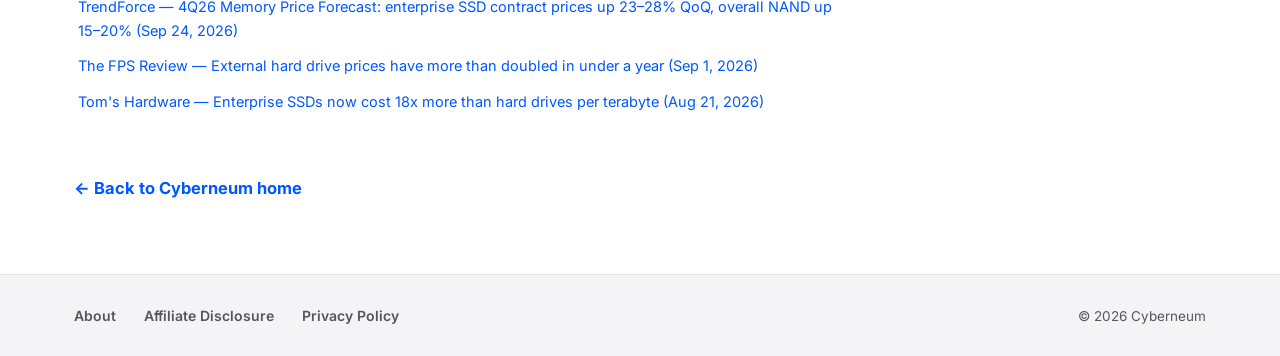
<file: price-watch.html>
<!DOCTYPE html>
<html lang="en">
<head>
<meta charset="UTF-8">
<meta name="viewport" content="width=device-width, initial-scale=1.0">
<title>Storage Price Watch (2026) — Cyberneum</title>
<meta name="description" content="Why SSD, NAND, and hard drive prices have surged in 2026, what's driving it, and when relief is expected.">
<link rel="preconnect" href="https://fonts.googleapis.com">
<link rel="preconnect" href="https://fonts.gstatic.com" crossorigin>
<link href="https://fonts.googleapis.com/css2?family=Inter:wght@400;600;700;800&display=swap" rel="stylesheet">
<link rel="stylesheet" href="styles.css">
<!-- Google tag (gtag.js) -->
<script async src="https://www.googletagmanager.com/gtag/js?id=G-Z5JZ5ZV75E"></script>
<script>
  window.dataLayer = window.dataLayer || [];
  function gtag(){dataLayer.push(arguments);}
  gtag('js', new Date());
  gtag('config', 'G-Z5JZ5ZV75E');
</script>
</head>
<body>

<header class="site">
  <div class="wrap">
    <div class="brand">Cyber<span>neum</span></div>
    <nav class="main">
      <a href="index.html">Home</a>
      <a href="best-portable-ssd-2026.html">Portable SSDs</a>
      <a href="usb-flash-drive-buying-guide.html">Flash Drives</a>
      <a href="price-watch.html" class="active">Price Watch</a>
      <a href="about.html">About</a>
      <a href="https://cyberneum.store" target="_blank" rel="noopener">Shop</a>
      <a href="https://www.amazon.com/dp/B0HL4SLCR3?tag=cyberneum20-20" target="_blank" rel="noopener">Book</a>
    </nav>
  </div>
</header>

<section class="hero">
  <div class="hero-video-bg" aria-hidden="true">
    <video autoplay muted loop playsinline>
      <source src="videos/hero-secondary.mp4" type="video/mp4">
    </video>
    <div class="hero-media-scrim"></div>
  </div>
  <div>
    <h1>Why storage prices spiked in 2026</h1>
    <p class="lead">A running explainer on the AI-driven storage shortage, kept current as the market moves.</p>
    <span class="asof">Updated October 2026</span>
  </div>
</section>

<main>
  <h2>The short version</h2>
  <p>AI training and inference infrastructure created simultaneous demand for two storage tiers that used to compete for budget one after another: high-capacity nearline hard drives for hyperscale datasets, and fast NAND flash for active training pipelines. NAND manufacturers, still cautious after an oversupply period in 2022–2024, deliberately kept production flat — so when hyperscalers came back for capacity in 2026, there wasn't slack in the system to absorb it.</p>

  <h2>What's actually happened to prices</h2>
  <table>
    <tbody>
    <tr><th>Metric</th><th>Move in 2026</th></tr>
    <tr><td>NAND contract prices</td><td>Up 70–75% quarter over quarter in Q2 2026; Q3 2026 channel data puts the actual increase at 15%+ QoQ — moderating from the 35–40% guided in July; Micron reports its own NAND prices up about 30% QoQ in the quarter ended Sep 3, 2026 (Micron, Sep 30, 2026); TrendForce's Q4 2026 forecast (Sep 24, 2026) puts overall NAND contract prices up another 15–20% QoQ, while consumer segments see only minimal increases; 512Gb TLC wafer spot prices fell to $18.833 in the week of Oct 5, down 2.90% on the week (TrendForce, Oct 7, 2026)</td></tr>
    <tr><td>Client SSD prices</td><td>Up at least 40% quarter over quarter</td></tr>
    <tr><td>Enterprise SSD example (30TB)</td><td>$3,460 → $22,600 within a year (18.6x more per TB than nearline HDDs); Seagate/WD nearline HDD supply sold out through at least 2027; TrendForce expects enterprise SSD contract prices to climb another 23–28% QoQ in Q4 2026</td></tr>
    <tr><td>High-capacity nearline hard drive lead times</td><td>Stretched from weeks to over a year at some manufacturers; Seagate says the vast majority of its nearline capacity is now allocated into calendar 2028 under long-term agreements, with customers planning into 2029 and beyond (Seagate, Jul 28, 2026; reported by TrendForce, Oct 2, 2026)</td></tr>
    <tr><td>Consumer external hard drive prices</td><td>Up roughly 232% since the start of 2026 on some models — a Seagate 24TB external drive listed at $279.99 in January is now $649.41; a Western Digital 18TB external model lists at $794.99, so the surge isn't brand-specific</td></tr>
    </tbody>
  </table>

  <p>ADATA's chairman told press in July 2026 that DRAM contract prices would rise another 20–30% and NAND another 35–40% in Q3, on top of the 70–75% NAND jump already seen in Q2 — supply-chain guidance from an actual memory maker, not a forecast. As Q3 has played out, Bank of America's channel research (Sep 19–21, 2026) confirms DRAM contract prices rising 20–30% quarter over quarter as guided, while NAND came in more moderate — up more than 15% QoQ rather than the 35–40% ADATA flagged, with consumer demand hitting an affordability ceiling even as AI server demand keeps supply tight. Hyperscale buyers have already locked in higher contract prices for Q1 2027. Micron's results on Sep 30, 2026 show the same squeeze from the supplier side: its NAND prices rose about 30% in the quarter ended Sep 3, and it expects the NAND industry to stay supply-constrained through both 2027 and 2028. Hard drives offer no escape valve either: TrendForce reported on Oct 2, 2026 that the vast majority of Seagate's nearline HDD capacity is already allocated into calendar 2028, and Toshiba only plans to double its AI data-center HDD capacity by fiscal 2027. The market is now splitting in two. On the consumer side, TrendForce's Sep 9, 2026 NAND bulletin says a second round of smartphone price hikes has pushed buyers back, and spot prices keep drifting down — TrendForce's Oct 7 update has 512Gb TLC wafers down another 2.90% to $18.833 in the week of Oct 5: module houses, the largest buyers, still face weak demand and high inventory, and sellers know that price cuts alone won't bring in more orders. But TrendForce's Q4 2026 forecast (Sep 24) shows the overall market still climbing: NAND contract prices up another 15–20% quarter over quarter, led by enterprise SSDs at 23–28% as hyperscalers order more QLC drives for AI workloads. Consumer segments get only minimal increases — so prices for drives like portable SSDs are holding near this year's highs rather than falling back. The squeeze has reached consumer external drives too: a Seagate 24TB external hard drive that sold for $279.99 in January 2026 is now $649.41 at retail — a roughly 232% jump in under a year — and Western Digital's external lineup shows similar increases, so this isn't one brand passing on costs.</p>

  <h2>Why hyperscalers pivoted to QLC flash</h2>
  <p>When high-capacity hard drives became scarce, some hyperscalers shifted workloads onto enterprise QLC SSDs (flash storing four bits per cell) as a substitute — which absorbed a large share of the QLC production pipeline and tightened supply further for everyone else, consumer buyers included.</p>

  <h2>When does this ease up?</h2>
  <p>Industry reporting points to 2027 as the earliest realistic relief, once new fabrication capacity comes online. Until then, expect continued volatility rather than a steady climb — prices can move sharply in either direction as contracts reset.</p>

  <h2>What this means if you're buying</h2>
  <ul>
    <li>Don't assume a price you saw last month will still be there — check current pricing before you commit.</li>
    <li>If you need storage now for active work (not speculative future-proofing), buying now is reasonable; prices are not expected to fall in the near term.</li>
    <li>Be skeptical of unusually low prices on high-capacity drives during a shortage — see our note on counterfeit capacity in the <a href="usb-flash-drive-buying-guide.html">flash drive guide</a>.</li>
  </ul>

  <h2>Sources</h2>
  <ul class="source-list">
    <li><a href="https://www.trendforce.com/news/2026/10/07/insights-memory-spot-price-update-dram-spot-largely-sideways-as-holidays-month-end-effects-weigh/" target="_blank" rel="noopener">TrendForce — Memory Spot Price Update: 512Gb TLC wafer spot down 2.90% to $18.833 (Oct 7, 2026)</a></li>
    <li><a href="https://www.trendforce.com/news/2026/10/02/news-toshiba-to-double-ai-data-center-hdd-capacity-by-fy2027-with-380m-expansion-as-ai-storage-demand-surges/" target="_blank" rel="noopener">TrendForce — Toshiba to double AI data-center HDD capacity by FY2027; Seagate nearline capacity mostly allocated into 2028 (Oct 2, 2026)</a></li>
    <li><a href="https://s25.q4cdn.com/621799436/files/doc_financials/2026/q4/Q4-FY26-Prepared-Remarks.pdf" target="_blank" rel="noopener">Micron — Fiscal Q4 2026 earnings call prepared remarks: NAND prices up ~30% QoQ, industry supply-constrained through 2027–2028 (Sep 30, 2026)</a></li>
    <li><a href="https://www.trendforce.com/research/download/RP260924PL" target="_blank" rel="noopener">TrendForce — 4Q26 Memory Price Forecast: enterprise SSD contract prices up 23–28% QoQ, overall NAND up 15–20% (Sep 24, 2026)</a></li>
    <li><a href="https://www.thefpsreview.com/2026/09/01/external-hard-drive-prices-have-more-than-doubled-in-under-a-year/" target="_blank" rel="noopener">The FPS Review — External hard drive prices have more than doubled in under a year (Sep 1, 2026)</a></li>
    <li><a href="https://www.tomshardware.com/pc-components/ssds/enterprise-ssds-now-cost-18-times-more-than-hard-drives-per-terabyte" target="_blank" rel="noopener">Tom's Hardware — Enterprise SSDs now cost 18x more than hard drives per terabyte (Aug 21, 2026)</a></li>  </ul>

  <p><a href="index.html">← Back to Cyberneum home</a></p>
</main>

<footer class="site">
  <div class="wrap">
    <div>
      <a href="about.html">About</a>
      <a href="affiliate-disclosure.html">Affiliate Disclosure</a>
      <a href="privacy-policy.html">Privacy Policy</a>
    </div>
    <div>© 2026 Cyberneum</div>
  </div>
</footer>


<script src="interactive.js" defer></script>
</body>
</html>
</file>
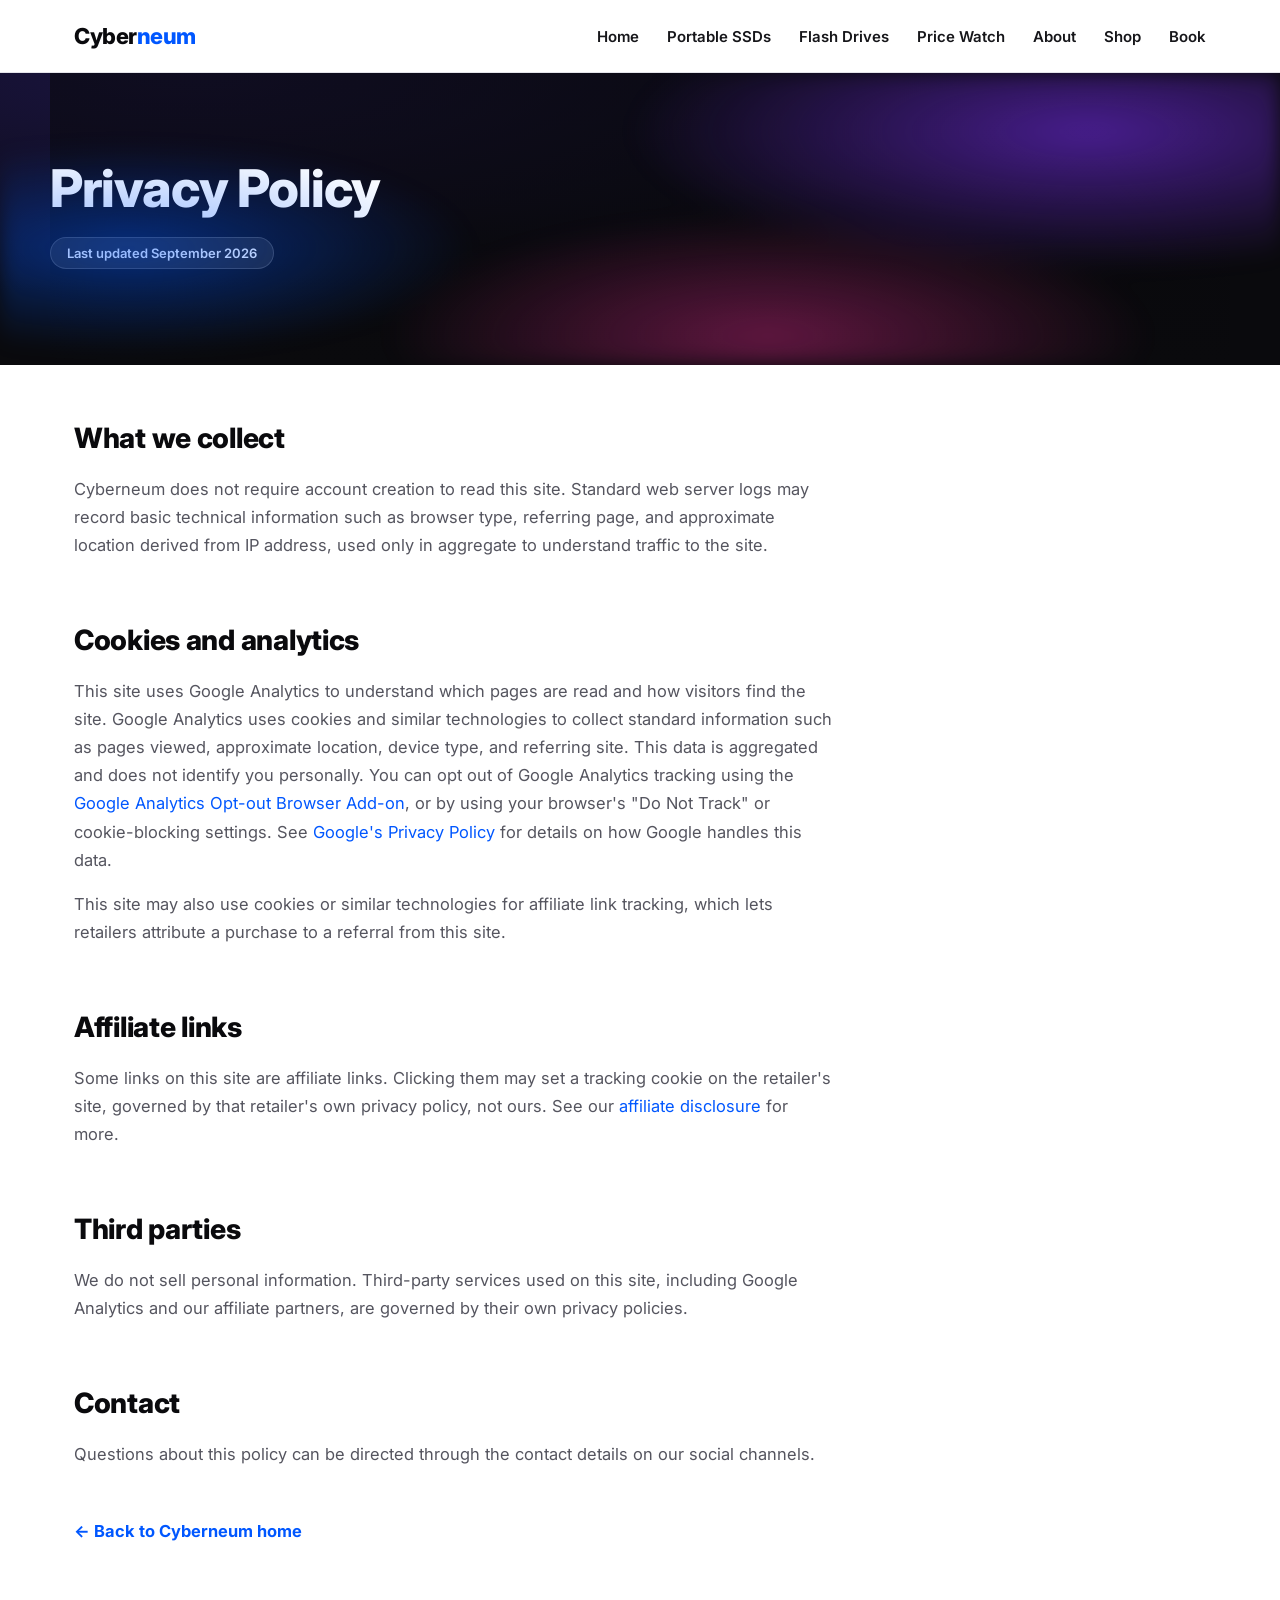
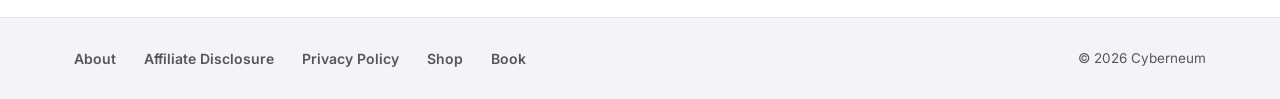
<file: privacy-policy.html>
<!DOCTYPE html>
<html lang="en">
<head>
<meta charset="UTF-8">
<meta name="viewport" content="width=device-width, initial-scale=1.0">
<title>Privacy Policy — Cyberneum</title>
<link rel="preconnect" href="https://fonts.googleapis.com">
<link rel="preconnect" href="https://fonts.gstatic.com" crossorigin>
<link href="https://fonts.googleapis.com/css2?family=Inter:wght@400;600;700;800&display=swap" rel="stylesheet">
<link rel="stylesheet" href="styles.css">
<!-- Google tag (gtag.js) -->
<script async src="https://www.googletagmanager.com/gtag/js?id=G-Z5JZ5ZV75E"></script>
<script>
  window.dataLayer = window.dataLayer || [];
  function gtag(){dataLayer.push(arguments);}
  gtag('js', new Date());
  gtag('config', 'G-Z5JZ5ZV75E');
</script>
</head>
<body>

<header class="site">
  <div class="wrap">
    <div class="brand">Cyber<span>neum</span></div>
    <nav class="main">
      <a href="index.html">Home</a>
      <a href="best-portable-ssd-2026.html">Portable SSDs</a>
      <a href="usb-flash-drive-buying-guide.html">Flash Drives</a>
      <a href="price-watch.html">Price Watch</a>
      <a href="about.html">About</a>
      <a href="https://cyberneum.store" target="_blank" rel="noopener">Shop</a>
      <a href="https://www.amazon.com/dp/B0HL4SLCR3?tag=cyberneum20-20" target="_blank" rel="noopener">Book</a>
    </nav>
  </div>
</header>

<section class="hero">
  <div class="hero-video-bg" aria-hidden="true">
    <video autoplay muted loop playsinline>
      <source src="videos/hero-secondary.mp4" type="video/mp4">
    </video>
    <div class="hero-media-scrim"></div>
  </div>
  <div>
    <h1>Privacy Policy</h1>
    <span class="asof">Last updated September 2026</span>
  </div>
</section>

<main>
  <h2>What we collect</h2>
  <p>Cyberneum does not require account creation to read this site. Standard web server logs may record basic technical information such as browser type, referring page, and approximate location derived from IP address, used only in aggregate to understand traffic to the site.</p>

  <h2>Cookies and analytics</h2>
  <p>This site uses Google Analytics to understand which pages are read and how visitors find the site. Google Analytics uses cookies and similar technologies to collect standard information such as pages viewed, approximate location, device type, and referring site. This data is aggregated and does not identify you personally. You can opt out of Google Analytics tracking using the <a href="https://tools.google.com/dlpage/gaoptout" target="_blank" rel="noopener">Google Analytics Opt-out Browser Add-on</a>, or by using your browser's "Do Not Track" or cookie-blocking settings. See <a href="https://policies.google.com/privacy" target="_blank" rel="noopener">Google's Privacy Policy</a> for details on how Google handles this data.</p>
  <p>This site may also use cookies or similar technologies for affiliate link tracking, which lets retailers attribute a purchase to a referral from this site.</p>

  <h2>Affiliate links</h2>
  <p>Some links on this site are affiliate links. Clicking them may set a tracking cookie on the retailer's site, governed by that retailer's own privacy policy, not ours. See our <a href="affiliate-disclosure.html">affiliate disclosure</a> for more.</p>

  <h2>Third parties</h2>
  <p>We do not sell personal information. Third-party services used on this site, including Google Analytics and our affiliate partners, are governed by their own privacy policies.</p>

  <h2>Contact</h2>
  <p>Questions about this policy can be directed through the contact details on our social channels.</p>

  <p><a href="index.html">← Back to Cyberneum home</a></p>
</main>

<footer class="site">
  <div class="wrap">
    <div>
      <a href="about.html">About</a>
      <a href="affiliate-disclosure.html">Affiliate Disclosure</a>
      <a href="privacy-policy.html">Privacy Policy</a>
      <a href="https://cyberneum.store" target="_blank" rel="noopener">Shop</a>
      <a href="https://www.amazon.com/dp/B0HL4SLCR3?tag=cyberneum20-20" target="_blank" rel="noopener">Book</a>
    </div>
    <div>© 2026 Cyberneum</div>
  </div>
</footer>


<script src="interactive.js" defer></script>
</body>
</html>
</file>
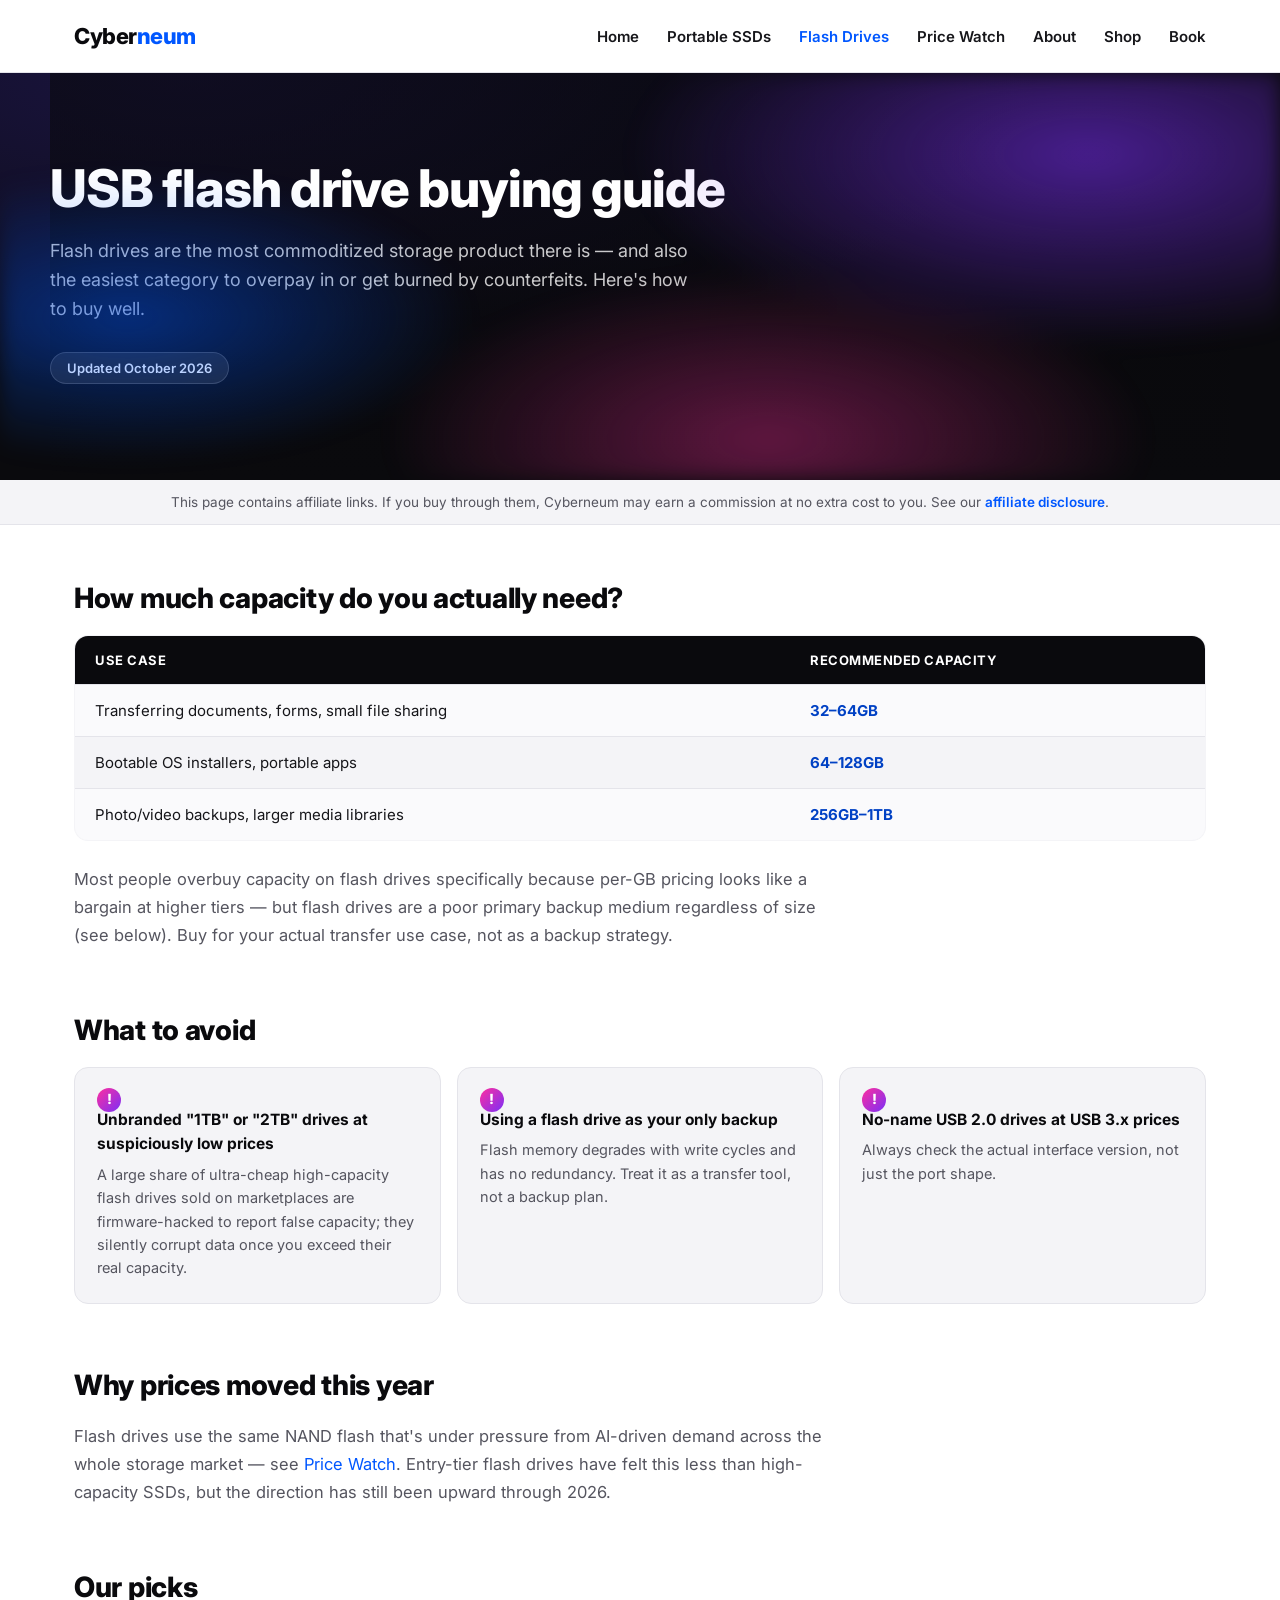
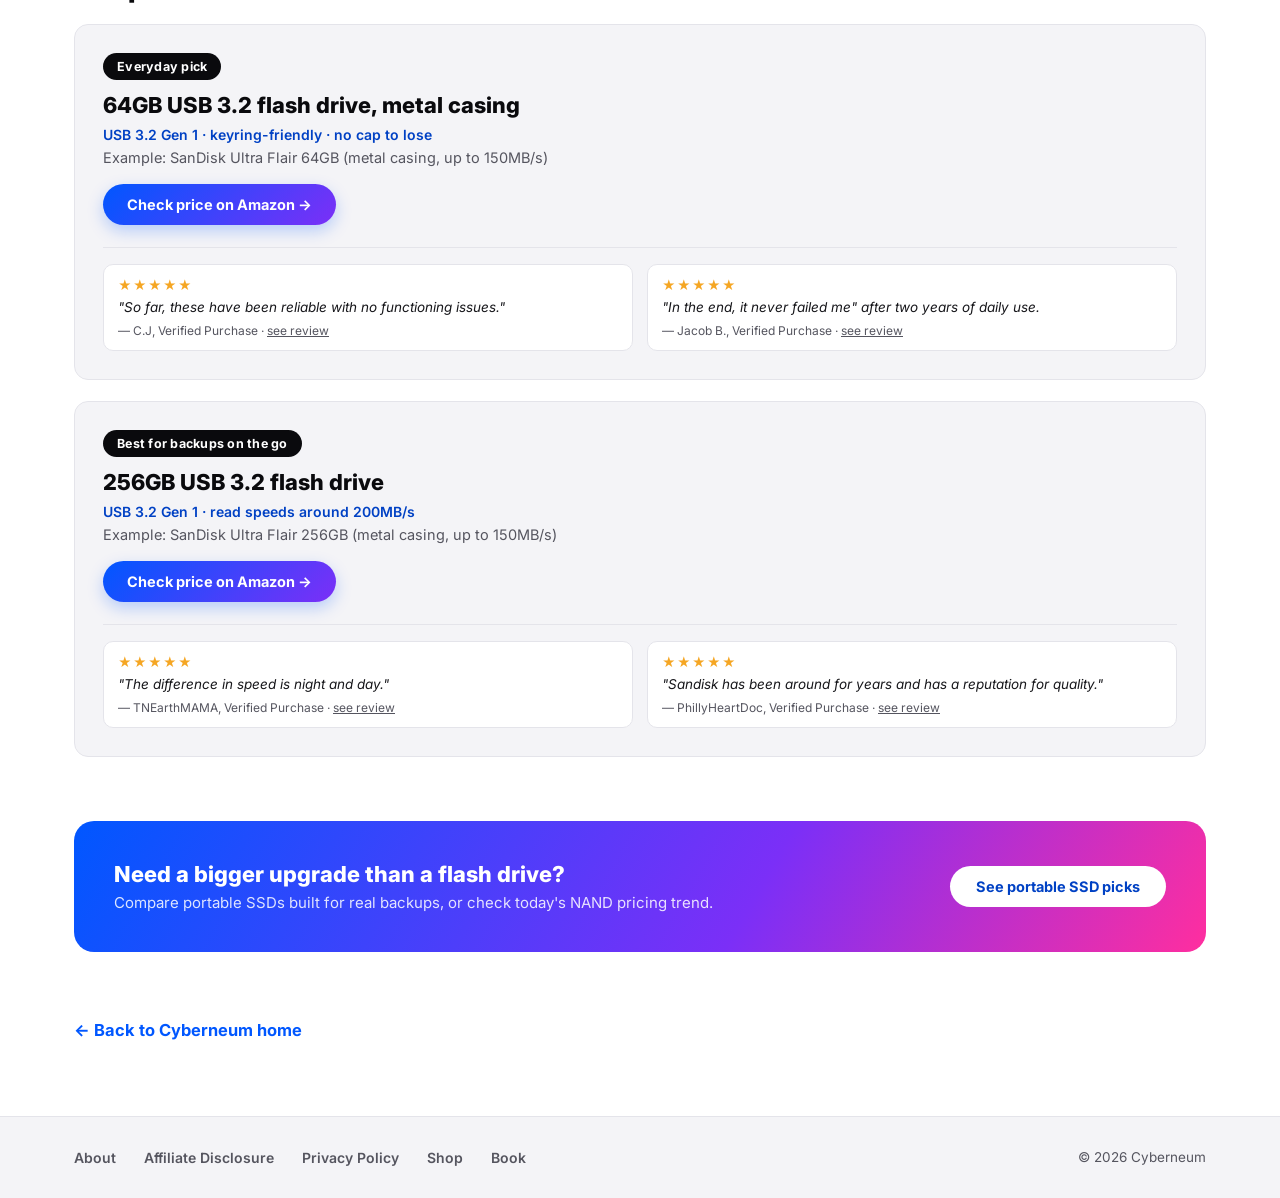
<file: usb-flash-drive-buying-guide.html>
<!DOCTYPE html>
<html lang="en">
<head>
<meta charset="UTF-8">
<meta name="viewport" content="width=device-width, initial-scale=1.0">
<title>USB Flash Drive Buying Guide (2026) — Cyberneum</title>
<meta name="description" content="How much USB flash drive capacity you actually need, what to avoid, and which drives hold up under daily use.">
<link rel="preconnect" href="https://fonts.googleapis.com">
<link rel="preconnect" href="https://fonts.gstatic.com" crossorigin>
<link href="https://fonts.googleapis.com/css2?family=Inter:wght@400;600;700;800&display=swap" rel="stylesheet">
<link rel="stylesheet" href="styles.css">
<!-- Google tag (gtag.js) -->
<script async src="https://www.googletagmanager.com/gtag/js?id=G-Z5JZ5ZV75E"></script>
<script>
  window.dataLayer = window.dataLayer || [];
  function gtag(){dataLayer.push(arguments);}
  gtag('js', new Date());
  gtag('config', 'G-Z5JZ5ZV75E');
</script>
</head>
<body>

<header class="site">
  <div class="wrap">
    <div class="brand">Cyber<span>neum</span></div>
    <nav class="main">
      <a href="index.html">Home</a>
      <a href="best-portable-ssd-2026.html">Portable SSDs</a>
      <a href="usb-flash-drive-buying-guide.html" class="active">Flash Drives</a>
      <a href="price-watch.html">Price Watch</a>
      <a href="about.html">About</a>
      <a href="https://cyberneum.store" target="_blank" rel="noopener">Shop</a>
      <a href="https://www.amazon.com/dp/B0HL4SLCR3?tag=cyberneum20-20" target="_blank" rel="noopener">Book</a>
    </nav>
  </div>
</header>

<section class="hero">
  <div class="hero-video-bg" aria-hidden="true">
    <video autoplay muted loop playsinline>
      <source src="videos/hero-secondary.mp4" type="video/mp4">
    </video>
    <div class="hero-media-scrim"></div>
  </div>
  <div>
    <h1>USB flash drive buying guide</h1>
    <p class="lead">Flash drives are the most commoditized storage product there is — and also the easiest category to overpay in or get burned by counterfeits. Here's how to buy well.</p>
    <span class="asof">Updated October 2026</span>
  </div>
</section>

<div class="disclosure">This page contains affiliate links. If you buy through them, Cyberneum may earn a commission at no extra cost to you. See our <a href="affiliate-disclosure.html">affiliate disclosure</a>.</div>

<main>
  <h2>How much capacity do you actually need?</h2>
  <table>
    <tbody>
    <tr><th>Use case</th><th>Recommended capacity</th></tr>
    <tr><td>Transferring documents, forms, small file sharing</td><td>32–64GB</td></tr>
    <tr><td>Bootable OS installers, portable apps</td><td>64–128GB</td></tr>
    <tr><td>Photo/video backups, larger media libraries</td><td>256GB–1TB</td></tr>
    </tbody>
  </table>
  <p>Most people overbuy capacity on flash drives specifically because per-GB pricing looks like a bargain at higher tiers — but flash drives are a poor primary backup medium regardless of size (see below). Buy for your actual transfer use case, not as a backup strategy.</p>

  <h2>What to avoid</h2>
  <ul class="warning-grid">
    <li><strong>Unbranded "1TB" or "2TB" drives at suspiciously low prices</strong> A large share of ultra-cheap high-capacity flash drives sold on marketplaces are firmware-hacked to report false capacity; they silently corrupt data once you exceed their real capacity.</li>
    <li><strong>Using a flash drive as your only backup</strong> Flash memory degrades with write cycles and has no redundancy. Treat it as a transfer tool, not a backup plan.</li>
    <li><strong>No-name USB 2.0 drives at USB 3.x prices</strong> Always check the actual interface version, not just the port shape.</li>
  </ul>

  <h2>Why prices moved this year</h2>
  <p>Flash drives use the same NAND flash that's under pressure from AI-driven demand across the whole storage market — see <a href="price-watch.html">Price Watch</a>. Entry-tier flash drives have felt this less than high-capacity SSDs, but the direction has still been upward through 2026.</p>

  <h2>Our picks</h2>
  <div class="pick">
    <span class="badge">Everyday pick</span>
    <h3>64GB USB 3.2 flash drive, metal casing</h3>
    <p class="specs">USB 3.2 Gen 1 · keyring-friendly · no cap to lose</p>
    <p class="pick-example">Example: SanDisk Ultra Flair 64GB (metal casing, up to 150MB/s)</p>
    <a class="btn" href="https://www.amazon.com/dp/B01D37LIZW?tag=cyberneum20-20" target="_blank" rel="nofollow sponsored noopener">Check price on Amazon →</a>
    <div class="mini-reviews">
      <div class="mini-review">
        <span class="stars">★★★★★</span>
        <p>"So far, these have been reliable with no functioning issues."</p>
        <cite>— C.J, Verified Purchase · <a href="https://www.amazon.com/dp/B01D37LIZW" target="_blank" rel="nofollow noopener">see review</a></cite>
      </div>
      <div class="mini-review">
        <span class="stars">★★★★★</span>
        <p>"In the end, it never failed me" after two years of daily use.</p>
        <cite>— Jacob B., Verified Purchase · <a href="https://www.amazon.com/dp/B01D37LIZW" target="_blank" rel="nofollow noopener">see review</a></cite>
      </div>
    </div>
  </div>
  <div class="pick">
    <span class="badge">Best for backups on the go</span>
    <h3>256GB USB 3.2 flash drive</h3>
    <p class="specs">USB 3.2 Gen 1 · read speeds around 200MB/s</p>
    <p class="pick-example">Example: SanDisk Ultra Flair 256GB (metal casing, up to 150MB/s)</p>
    <a class="btn" href="https://www.amazon.com/dp/B06XG9XP49?tag=cyberneum20-20" target="_blank" rel="nofollow sponsored noopener">Check price on Amazon →</a>
    <div class="mini-reviews">
      <div class="mini-review">
        <span class="stars">★★★★★</span>
        <p>"The difference in speed is night and day."</p>
        <cite>— TNEarthMAMA, Verified Purchase · <a href="https://www.amazon.com/dp/B06XG9XP49" target="_blank" rel="nofollow noopener">see review</a></cite>
      </div>
      <div class="mini-review">
        <span class="stars">★★★★★</span>
        <p>"Sandisk has been around for years and has a reputation for quality."</p>
        <cite>— PhillyHeartDoc, Verified Purchase · <a href="https://www.amazon.com/dp/B06XG9XP49" target="_blank" rel="nofollow noopener">see review</a></cite>
      </div>
    </div>
  </div>

  <div class="cta-banner">
    <div>
      <h3>Need a bigger upgrade than a flash drive?</h3>
      <p>Compare portable SSDs built for real backups, or check today's NAND pricing trend.</p>
    </div>
    <a class="btn-white" href="best-portable-ssd-2026.html">See portable SSD picks</a>
  </div>

  <p><a href="index.html">← Back to Cyberneum home</a></p>
</main>

<footer class="site">
  <div class="wrap">
    <div>
      <a href="about.html">About</a>
      <a href="affiliate-disclosure.html">Affiliate Disclosure</a>
      <a href="privacy-policy.html">Privacy Policy</a>
      <a href="https://cyberneum.store" target="_blank" rel="noopener">Shop</a>
      <a href="https://www.amazon.com/dp/B0HL4SLCR3?tag=cyberneum20-20" target="_blank" rel="noopener">Book</a>
    </div>
    <div>© 2026 Cyberneum</div>
  </div>
</footer>


<script src="interactive.js" defer></script>
</body>
</html>
</file>
<file: styles.css>
/* Cyberneum — Crucial-inspired theme */

:root {
  --ink: #0a0a0d;
  --ink-soft: #1c1c22;
  --paper: #ffffff;
  --panel: #f4f4f7;
  --panel-border: #e4e4ea;
  --text: #16161a;
  --text-soft: #55555f;
  --blue: #0057ff;
  --blue-dark: #0041c4;
  --purple: #7b2ff7;
  --pink: #ff2e9f;
  --radius: 14px;
  --wrap: 1180px;
  --font: "Inter", -apple-system, BlinkMacSystemFont, "Segoe UI", Roboto, Helvetica, Arial, sans-serif;
}

* { box-sizing: border-box; }

html { scroll-behavior: smooth; }

body {
  margin: 0;
  font-family: var(--font);
  color: var(--text);
  background: var(--paper);
  -webkit-font-smoothing: antialiased;
}

a { color: var(--blue); text-decoration: none; }
a:hover { color: var(--blue-dark); text-decoration: underline; }

.wrap {
  max-width: var(--wrap);
  margin: 0 auto;
  padding: 0 24px;
}

/* ---------- Header ---------- */

header.site {
  position: sticky;
  top: 0;
  z-index: 50;
  background: var(--paper);
  border-bottom: 1px solid var(--panel-border);
}

header.site .wrap {
  display: flex;
  align-items: center;
  justify-content: space-between;
  height: 72px;
}

.brand {
  font-size: 22px;
  font-weight: 800;
  letter-spacing: -0.02em;
  color: var(--ink);
}

.brand span { color: var(--blue); }

nav.main {
  display: flex;
  gap: 28px;
}

nav.main a {
  color: var(--text);
  font-weight: 600;
  font-size: 15px;
}

nav.main a:hover { color: var(--blue); text-decoration: none; }

nav.main a.active { color: var(--blue); }

/* ---------- Hero ---------- */

.hero {
  position: relative;
  overflow: hidden;
  background: radial-gradient(120% 140% at 15% 0%, #1a1440 0%, var(--ink) 55%), var(--ink);
  color: #fff;
  padding: 88px 24px 96px;
  text-align: left;
}

.hero::before {
  content: "";
  position: absolute;
  inset: 0;
  z-index: 1;
  background:
    radial-gradient(60% 80% at 85% 20%, rgba(123, 47, 247, 0.55), transparent 60%),
    radial-gradient(50% 70% at 60% 90%, rgba(255, 46, 159, 0.35), transparent 60%),
    radial-gradient(45% 60% at 10% 60%, rgba(0, 87, 255, 0.45), transparent 60%);
  filter: blur(10px);
  pointer-events: none;
}

.hero > * {
  position: relative;
  max-width: var(--wrap);
  margin: 0 auto;
}

/* ---------- Cinematic media background (homepage hero only) ---------- */

#hero-media {
  position: absolute;
  inset: 0;
  z-index: 0;
  overflow: hidden;
  pointer-events: none;
}

#hero-media video {
  position: absolute;
  inset: 0;
  width: 100%;
  height: 100%;
  object-fit: cover;
  opacity: 0;
  transition: opacity 1.4s ease;
}

#hero-media video.active {
  opacity: 1;
}

.hero-media-scrim {
  position: absolute;
  inset: 0;
  background: linear-gradient(180deg, rgba(8, 8, 12, 0.6) 0%, rgba(8, 8, 12, 0.55) 45%, var(--ink) 100%);
}

/* ---------- Video background (non-homepage hero sections) ---------- */

.hero-video-bg {
  position: absolute;
  inset: 0;
  z-index: 0;
  overflow: hidden;
  pointer-events: none;
}

.hero-video-bg video {
  position: absolute;
  inset: 0;
  width: 100%;
  height: 100%;
  object-fit: cover;
}

@media (prefers-reduced-motion: reduce) {
  .hero-video-bg { display: none; }
}

/* ---------- Interactive 3D tilt (cards, picks, video) ---------- */

@media (prefers-reduced-motion: no-preference) {
  .card,
  .pick,
  .video-card {
    transform-style: preserve-3d;
    will-change: transform;
  }
}

.hero h1 {
  font-size: clamp(32px, 5vw, 52px);
  line-height: 1.08;
  font-weight: 800;
  letter-spacing: -0.02em;
  margin: 0 0 20px;
  max-width: 780px;
}

.hero .lead {
  font-size: 18px;
  line-height: 1.6;
  color: rgba(255, 255, 255, 0.78);
  max-width: 640px;
  margin: 0 0 28px;
}

.hero .asof {
  display: inline-block;
  padding: 7px 16px;
  border-radius: 999px;
  background: rgba(255, 255, 255, 0.1);
  border: 1px solid rgba(255, 255, 255, 0.18);
  font-size: 13px;
  font-weight: 600;
  color: #fff;
  backdrop-filter: blur(6px);
}

/* ---------- Cinematic hero (homepage only) ---------- */

.hero-cinematic {
  min-height: 88vh;
  display: flex;
  align-items: center;
  padding: 120px 24px;
}

.hero-cinematic-content {
  z-index: 3;
  width: 100%;
  text-align: center;
  display: flex;
  flex-direction: column;
  align-items: center;
}

.hero-tag {
  font-family: "Roboto Mono", monospace;
  font-size: 12.5px;
  font-weight: 500;
  letter-spacing: 0.16em;
  color: rgba(255, 255, 255, 0.65);
  margin-bottom: 24px;
}

.hero-cinematic h1 {
  font-family: "Exo", var(--font);
  font-weight: 300;
  font-size: clamp(34px, 6vw, 68px);
  line-height: 1.12;
  letter-spacing: 0.02em;
  text-transform: uppercase;
  max-width: 920px;
  margin: 0 0 28px;
}

.hero-cinematic .lead {
  margin: 0 auto 40px;
}

.btn-bracket {
  position: relative;
  display: inline-block;
  padding: 16px 40px;
  font-family: "Roboto Mono", monospace;
  font-size: 13px;
  font-weight: 500;
  letter-spacing: 0.14em;
  text-transform: uppercase;
  color: #fff !important;
  border: 1px solid rgba(255, 255, 255, 0.35);
  background: rgba(255, 255, 255, 0.04);
  text-decoration: none !important;
  transition: background 0.25s ease, border-color 0.25s ease;
}

.btn-bracket:hover {
  background: rgba(255, 255, 255, 0.12);
  border-color: rgba(255, 255, 255, 0.6);
}

.btn-bracket::before,
.btn-bracket::after {
  content: "";
  position: absolute;
  width: 9px;
  height: 9px;
  border-color: #fff;
  border-style: solid;
}

.btn-bracket::before {
  top: -5px;
  left: -5px;
  border-width: 2px 0 0 2px;
}

.btn-bracket::after {
  bottom: -5px;
  right: -5px;
  border-width: 0 2px 2px 0;
}

@media (max-width: 860px) {
  .hero-cinematic {
    min-height: auto;
    padding: 72px 20px 64px;
  }
}

/* ---------- Disclosure bar ---------- */

.disclosure {
  background: var(--panel);
  border-bottom: 1px solid var(--panel-border);
  color: var(--text-soft);
  font-size: 13.5px;
  padding: 14px 24px;
  text-align: center;
}

.disclosure a { font-weight: 600; }

/* ---------- Main content ---------- */

main {
  max-width: var(--wrap);
  margin: 0 auto;
  padding: 0 24px;
}

main > h2 {
  font-size: 28px;
  font-weight: 800;
  letter-spacing: -0.01em;
  margin: 64px 0 20px;
  color: var(--ink);
}

main > h2:first-of-type { margin-top: 56px; }
main > *:first-child { margin-top: 56px; }

main > p {
  font-size: 16.5px;
  line-height: 1.7;
  color: var(--text-soft);
  max-width: 760px;
}

/* ---------- Table (capacity guide) ---------- */

table {
  width: 100%;
  border-collapse: collapse;
  background: var(--panel);
  border: 1px solid var(--panel-border);
  border-radius: var(--radius);
  overflow: hidden;
  margin-bottom: 24px;
}

table th,
table td {
  text-align: left;
  padding: 16px 20px;
  font-size: 15px;
}

table th {
  background: var(--ink);
  color: #fff;
  font-weight: 700;
  font-size: 13px;
  text-transform: uppercase;
  letter-spacing: 0.04em;
}

table td { border-top: 1px solid var(--panel-border); color: var(--text); }
table td:last-child { font-weight: 700; color: var(--blue-dark); white-space: nowrap; }
table tr:nth-child(even) td { background: #fafafc; }

/* ---------- Plain lists ---------- */

main > ul {
  margin: 0 0 24px;
  padding: 0 0 0 4px;
  max-width: 760px;
  list-style: none;
}

main > ul li {
  position: relative;
  padding: 0 0 12px 22px;
  font-size: 16px;
  line-height: 1.65;
  color: var(--text-soft);
}

main > ul li::before {
  content: "";
  position: absolute;
  left: 0;
  top: 10px;
  width: 7px;
  height: 7px;
  border-radius: 50%;
  background: var(--blue);
}

main > ul.source-list li {
  font-size: 14.5px;
  padding-left: 0;
}

main > ul.source-list li::before { content: none; }

/* ---------- Warning card grid (What to avoid, etc.) ---------- */

.warning-grid {
  list-style: none;
  margin: 0 0 24px;
  padding: 0;
  display: grid;
  grid-template-columns: repeat(3, 1fr);
  gap: 16px;
  max-width: none;
}

.warning-grid li {
  background: var(--panel);
  border: 1px solid var(--panel-border);
  border-radius: var(--radius);
  padding: 22px 22px 24px;
  font-size: 14.5px;
  line-height: 1.6;
  color: var(--text-soft);
  position: relative;
  padding-top: 40px;
}

.warning-grid li::before {
  content: "!";
  position: absolute;
  top: 20px;
  left: 22px;
  width: 24px;
  height: 24px;
  border-radius: 50%;
  background: linear-gradient(135deg, var(--pink), var(--purple));
  color: #fff;
  font-weight: 800;
  font-size: 14px;
  display: flex;
  align-items: center;
  justify-content: center;
}

.warning-grid li strong {
  display: block;
  color: var(--ink);
  font-size: 15.5px;
  margin-bottom: 6px;
}

/* ---------- Homepage feature cards ---------- */

.grid {
  display: grid;
  grid-template-columns: repeat(3, 1fr);
  gap: 20px;
  margin-bottom: 24px;
}

.card {
  background: var(--panel);
  border: 1px solid var(--panel-border);
  border-radius: var(--radius);
  padding: 26px;
  display: flex;
  flex-direction: column;
  transition: box-shadow 0.2s ease, transform 0.2s ease;
}

.card:hover {
  box-shadow: 0 12px 28px rgba(10, 10, 13, 0.08);
  transform: translateY(-2px);
}

.card h3 {
  font-size: 19px;
  font-weight: 800;
  margin: 0 0 10px;
  color: var(--ink);
}

.card p {
  font-size: 14.5px;
  line-height: 1.6;
  color: var(--text-soft);
  margin: 0 0 18px;
  flex-grow: 1;
}

.card .go {
  font-weight: 700;
  font-size: 14.5px;
  color: var(--blue);
}

/* ---------- Video showcase ---------- */

.video-showcase {
  display: grid;
  grid-template-columns: repeat(2, 1fr);
  gap: 20px;
  margin-bottom: 24px;
}

.video-card {
  background: var(--ink);
  border-radius: var(--radius);
  overflow: hidden;
  border: 1px solid var(--panel-border);
}

.video-card video {
  display: block;
  width: 100%;
  aspect-ratio: 16 / 9;
  background: #000;
}

.video-card .video-caption {
  margin: 0;
  padding: 14px 16px;
  font-size: 14.5px;
  font-weight: 600;
  color: #fff;
  background: var(--ink);
}

/* ---------- Our picks ---------- */

.pick {
  background: var(--panel);
  border: 1px solid var(--panel-border);
  border-radius: var(--radius);
  padding: 28px;
  margin-bottom: 20px;
  display: grid;
  gap: 6px;
  transition: box-shadow 0.2s ease, transform 0.2s ease;
}

.pick:hover {
  box-shadow: 0 12px 28px rgba(10, 10, 13, 0.08);
  transform: translateY(-2px);
}

.badge {
  display: inline-flex;
  align-self: start;
  justify-self: start;
  padding: 6px 14px;
  border-radius: 999px;
  background: var(--ink);
  color: #fff;
  font-size: 12.5px;
  font-weight: 700;
  letter-spacing: 0.02em;
  margin-bottom: 6px;
}

.pick h3 {
  font-size: 22px;
  font-weight: 800;
  margin: 0;
  color: var(--ink);
}

.pick .specs {
  font-size: 14px;
  color: var(--blue-dark);
  font-weight: 600;
  margin: 2px 0 0;
}

.pick .pick-example {
  font-size: 14.5px;
  color: var(--text-soft);
  margin: 0 0 12px;
}

.pick > p:not(.specs):not(.pick-example) {
  font-size: 15px;
  line-height: 1.65;
  color: var(--text-soft);
  margin: 6px 0 4px;
}

.btn {
  justify-self: start;
  display: inline-flex;
  align-items: center;
  gap: 8px;
  padding: 12px 24px;
  border-radius: 999px;
  background: linear-gradient(135deg, var(--blue), var(--purple));
  color: #fff !important;
  font-weight: 700;
  font-size: 14.5px;
  text-decoration: none !important;
  box-shadow: 0 6px 16px rgba(0, 87, 255, 0.25);
  transition: transform 0.15s ease, box-shadow 0.15s ease;
}

.btn:hover {
  transform: translateY(-1px);
  box-shadow: 0 10px 22px rgba(0, 87, 255, 0.35);
}

/* ---------- Mini reviews (inside picks) ---------- */

.mini-reviews {
  display: flex;
  flex-wrap: wrap;
  gap: 14px;
  margin-top: 16px;
  padding-top: 16px;
  border-top: 1px solid var(--panel-border);
}

.mini-review {
  flex: 1 1 220px;
  background: var(--paper);
  border: 1px solid var(--panel-border);
  border-radius: 10px;
  padding: 12px 14px;
}

.mini-review .stars {
  display: block;
  color: #f5a623;
  font-size: 13px;
  letter-spacing: 1px;
  margin-bottom: 4px;
}

.mini-review p {
  margin: 0 0 6px;
  font-size: 13.5px;
  line-height: 1.5;
  color: var(--text);
  font-style: italic;
}

.mini-review cite {
  display: block;
  font-size: 12px;
  font-style: normal;
  color: var(--text-soft);
}

.mini-review cite a {
  color: var(--text-soft);
  text-decoration: underline;
}

/* ---------- CTA banner ---------- */

.cta-banner {
  margin: 64px 0;
  border-radius: 20px;
  background: linear-gradient(120deg, var(--blue) 0%, var(--purple) 60%, var(--pink) 100%);
  color: #fff;
  padding: 40px;
  display: flex;
  align-items: center;
  justify-content: space-between;
  gap: 24px;
  flex-wrap: wrap;
}

.cta-banner h3 {
  margin: 0 0 6px;
  font-size: 22px;
  font-weight: 800;
}

.cta-banner p {
  margin: 0;
  font-size: 15px;
  color: rgba(255, 255, 255, 0.85);
}

.cta-banner .btn-white {
  background: #fff;
  color: var(--blue-dark) !important;
  padding: 12px 26px;
  border-radius: 999px;
  font-weight: 700;
  font-size: 14.5px;
  white-space: nowrap;
  box-shadow: none;
}

/* back link */

main > p:last-of-type {
  margin: 48px 0 72px;
}

main > p:last-of-type a {
  font-weight: 700;
}

/* ---------- Footer ---------- */

footer.site {
  background: var(--panel);
  border-top: 1px solid var(--panel-border);
  padding: 32px 0;
  margin-top: 40px;
}

footer.site .wrap {
  display: flex;
  align-items: center;
  justify-content: space-between;
  flex-wrap: wrap;
  gap: 12px;
}

footer.site a {
  color: var(--text-soft);
  font-size: 14px;
  font-weight: 600;
  margin-right: 24px;
}

footer.site a:hover { color: var(--blue); }

footer.site div:last-child {
  color: var(--text-soft);
  font-size: 13.5px;
}

/* ---------- Responsive ---------- */

@media (max-width: 860px) {
  nav.main { display: none; }
  .warning-grid { grid-template-columns: 1fr; }
  .video-showcase { grid-template-columns: 1fr; }
  .grid { grid-template-columns: 1fr; }
  .hero { padding: 56px 20px 64px; }
  .cta-banner { padding: 28px; }
}
</file>
